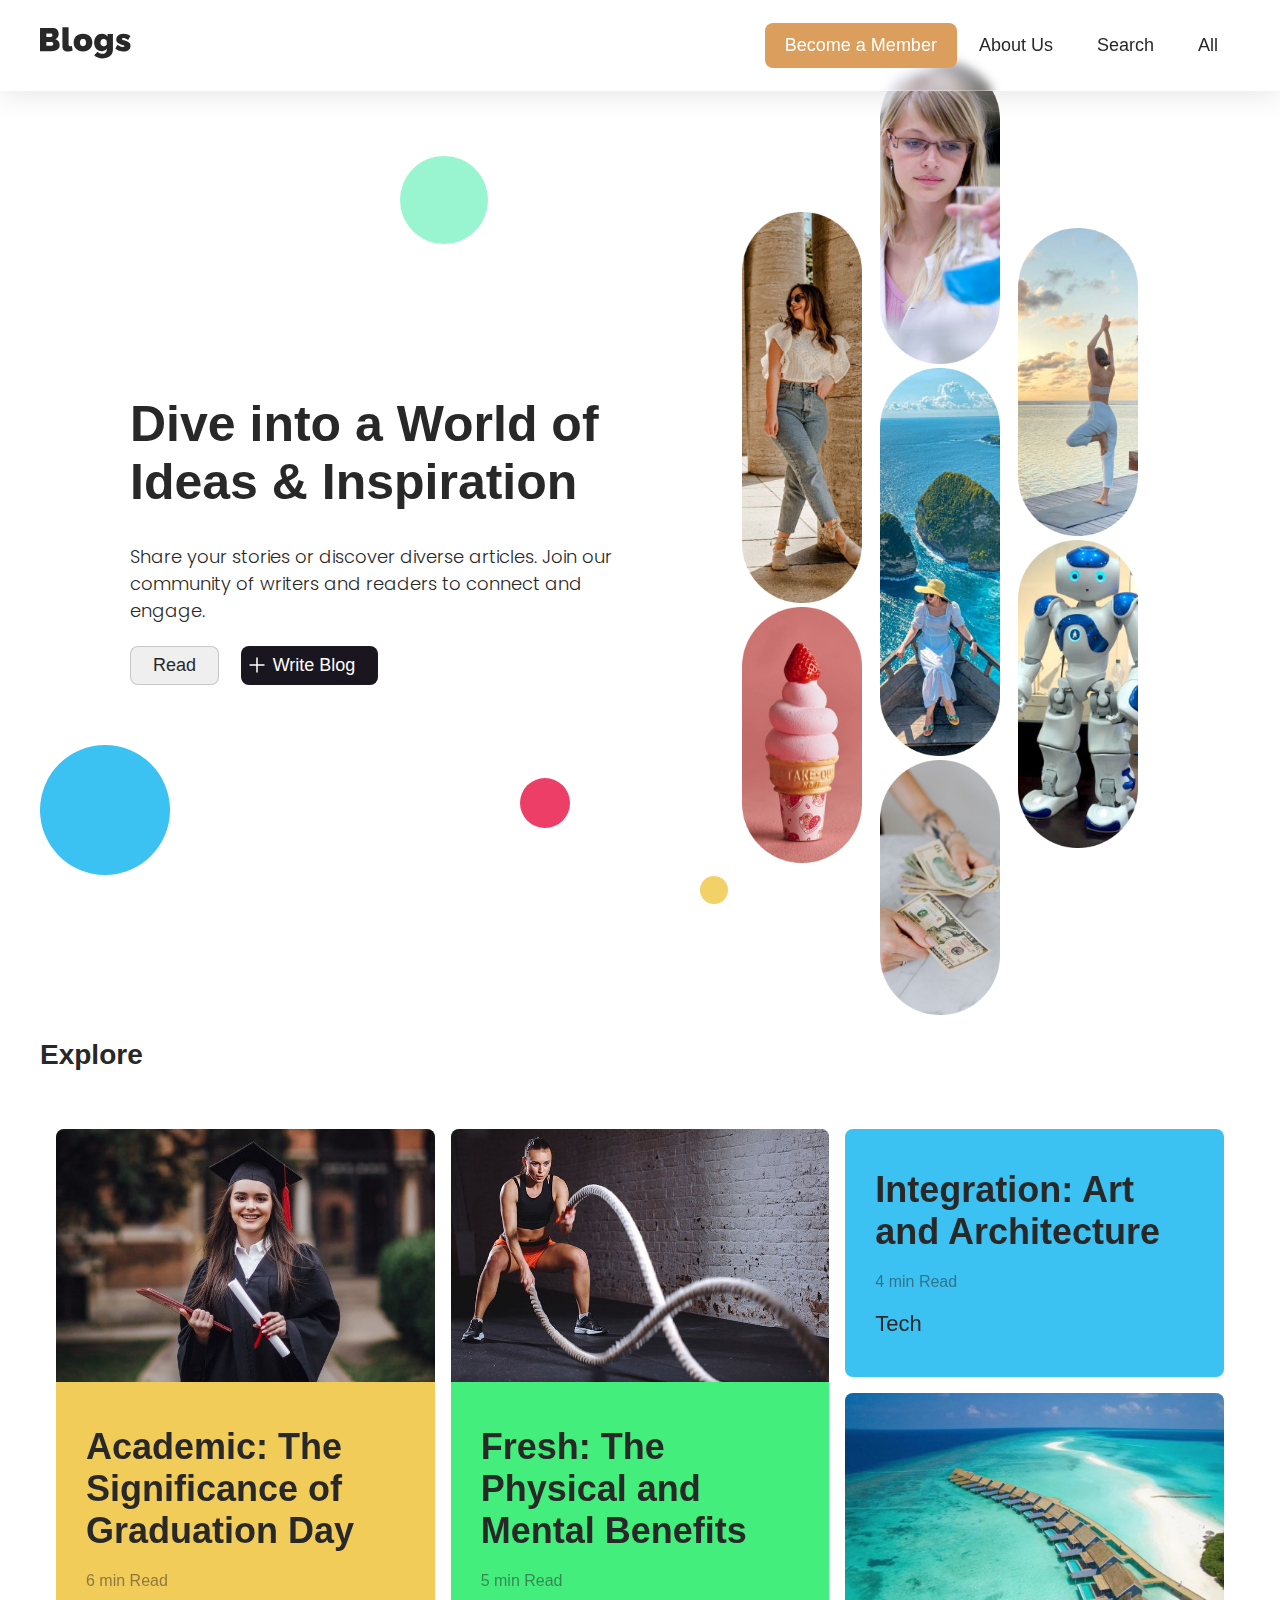
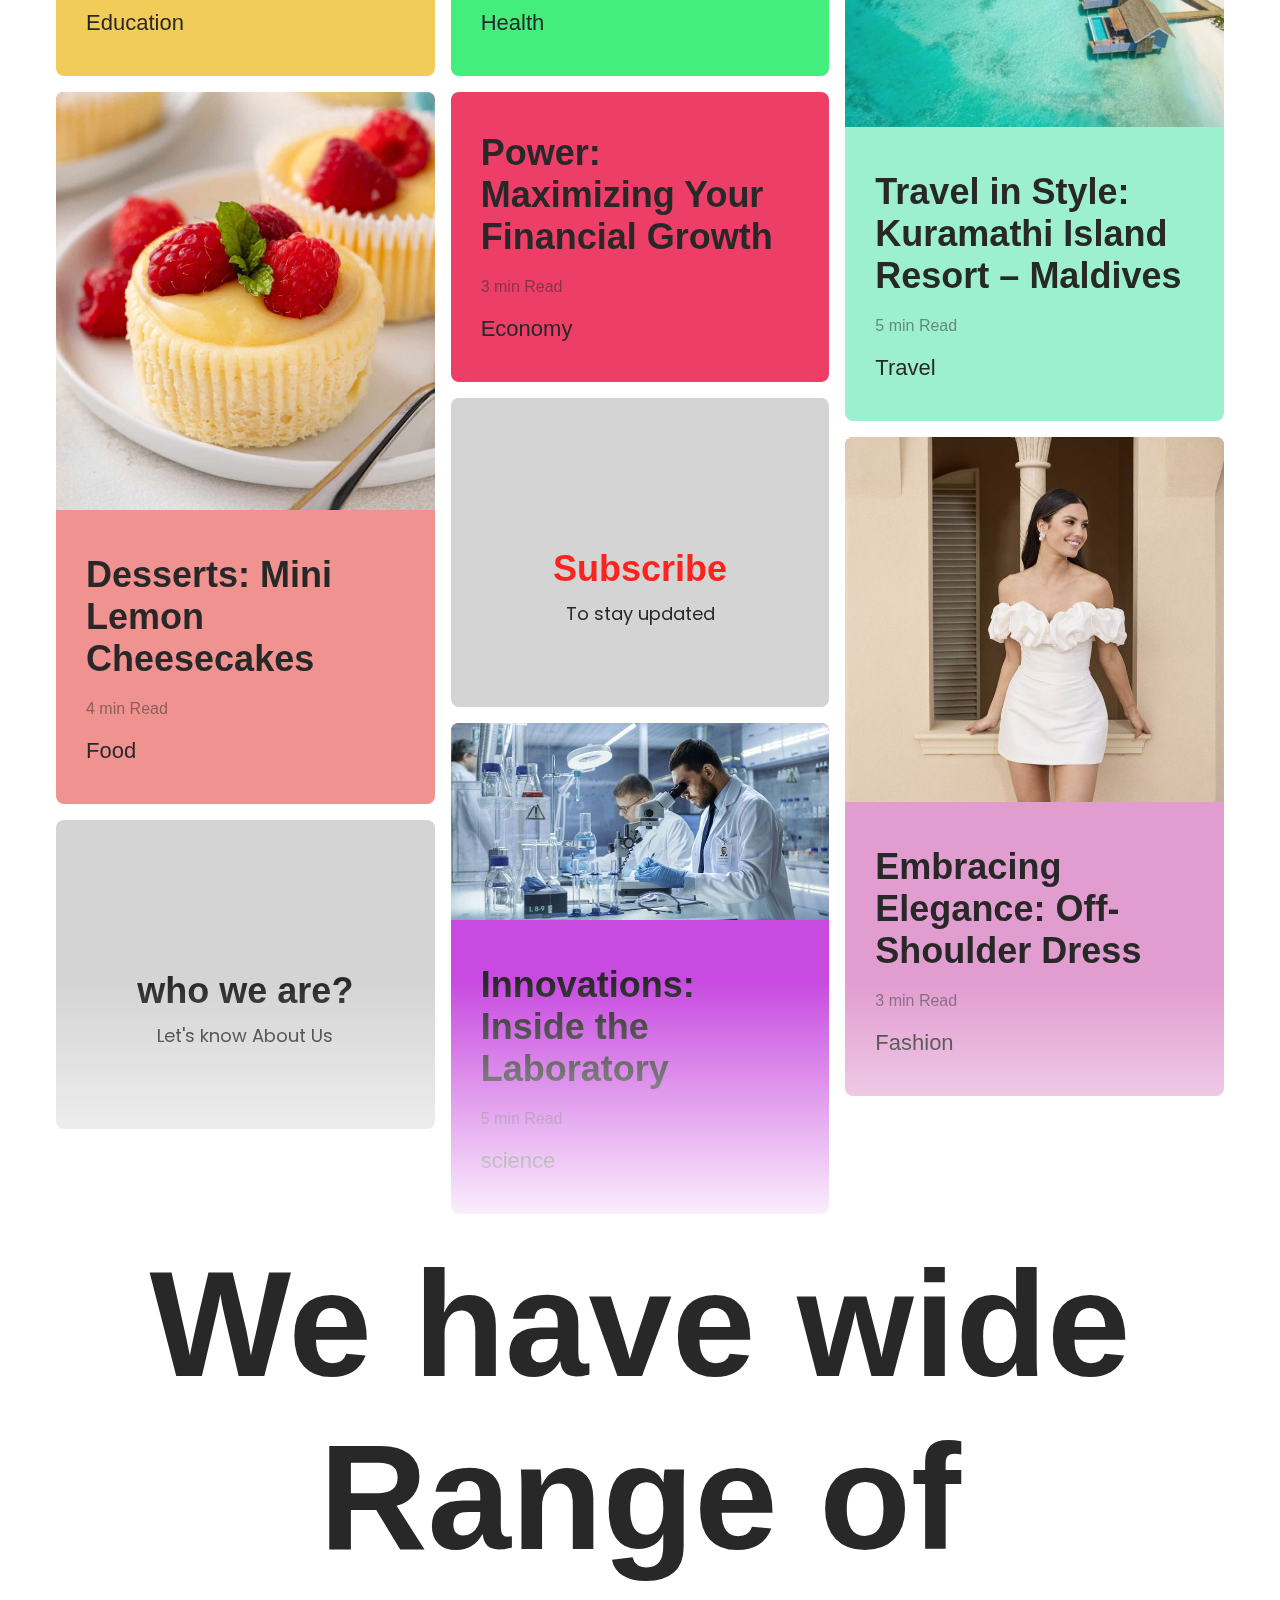
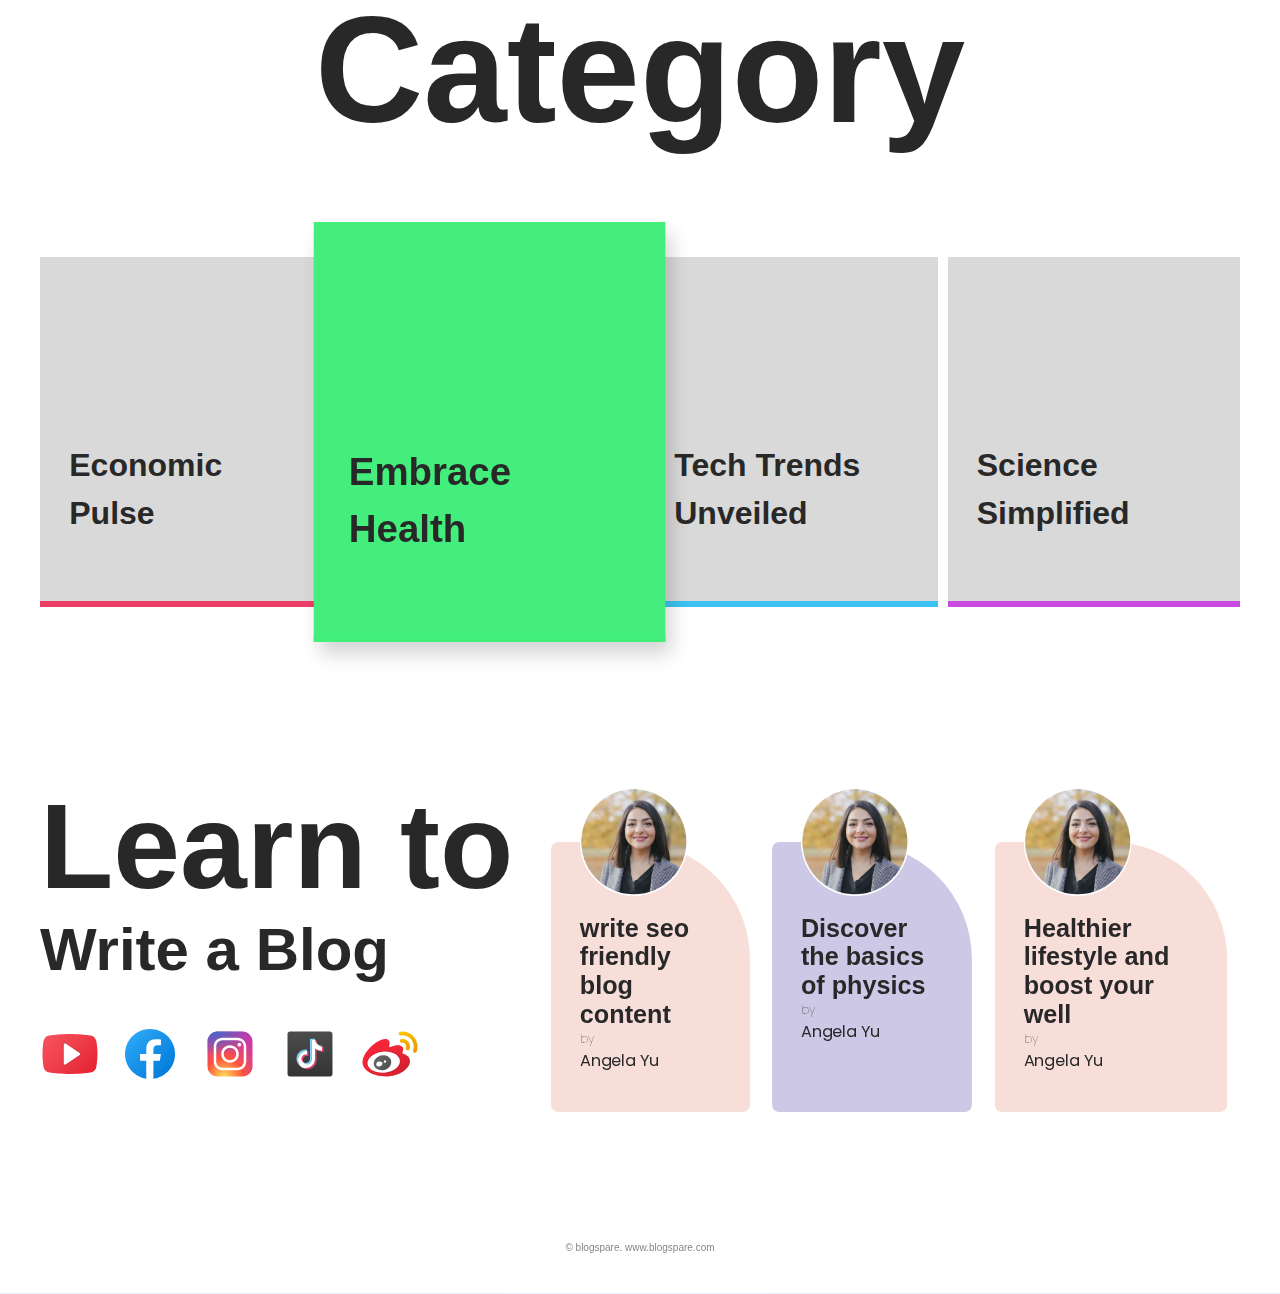
<file: index.html>
<!DOCTYPE html>
<html lang="en">

<head>
    <meta charset="UTF-8">
    <meta name="viewport" content="width=device-width, initial-scale=1.0">
    <title>Blogsphere</title>
    <link rel="stylesheet" href="./css/nav.css">
    <link rel="stylesheet" href="./css/main.css">
</head>

<body>
    <header>
        <nav>
            <section>
                <nav class="nav">
                    <div class="container navBox navBar">
                        <div>
                            <a href="./index.html">
                            <img src="./icon/Blogs.svg" alt="logo" height="32">
                        </a>
                        </div>

                        <div class="mobileChangeNav" id="mobileChangeNav">
                            <div class="closeBtn" onclick="closeBtn()">
                                <img src="./icon/close.svg" alt="close menu" height="22">
                            </div>

                            <ul >
                            
                                <li>
                                    <div class="navMemberBtn">Become a Member</div>
                                </li>
                                <li><a href="./aboutUs.html" class="navLink">About Us</a></li>
                                <li><a href="./search.html" class="navLink">Search</a></li>

                                <li><a href="#" class="navLink">All</a></li>
                            </ul>
                        </div>

                        <div class="mobileMenuBtn" id="mobileMenuBtn" onclick="openBtn()">
                            <img src="./icon/menu.svg" alt="menu" height="32">
                        </div>
                    </div>
                </nav>
            </section>
        </nav>

        <section class="container">
            <div class="heroContent">

                <div class="lightBlueDot"></div>
                <div class="blueDot">
                    <div class="blueDotImg"></div>
                </div>
                <div class="pinkDot"></div>
                <div class="yellowDot"></div>
                <div class="heroText">
                    <div>
                        <h1>
                            Dive into a World of Ideas & Inspiration
                        </h1>
                        <p>
                            Share your stories or discover diverse articles. Join our community of writers and readers
                            to connect and engage.
                        </p>

                        <div class="heroBtnBox">
                            <button class="heroBtn">Read</button>
                            <button class="heroBtn">Write Blog</button>
                        </div>
                    </div>
                </div>
                <div class="heroImgBox">
                    <div class="heroColumns">
                        <div>
                            <img src="./img/hero1.jpg" alt="" id="hero1">
                        </div>
                        <div>
                            <img src="./img/hero2.jpg" alt="" id="hero2">
                        </div>
                    </div>

                    <div class="heroColumns">
                        <div>
                            <img src="./img/hero3.jpg" alt="" id="hero3">
                        </div>
                        <div>
                            <img src="./img/hero4.jpg" alt="" id="hero4">
                        </div>
                        <div>
                            <img src="./img/hero5.jpg" alt="" id="hero5">
                        </div>
                    </div>

                    <div class="heroColumns mobileHiddenColumn">
                        <div>
                            <img src="./img/hero6.jpg" alt="" id="hero6">
                        </div>
                        <div>
                            <img src="./img/hero7.jpg" alt="" id="hero7">
                        </div>
                    </div>

                </div>
            </div>
        </section>
    </header>
    <section>
        <div class="container">
            <h3 class="subHeading">Explore</h3>
        </div>

        <section>
            <div class="blogGrid container">

                <!-- column one -->
                <div class="blogColumns">

                    <div class="blogCard educationCard">
                        <div class="fasioImg">
                            <img src="./img/education.jpg" alt="educatinImg" width="100%" >
                        </div>
                        <div class="blogCardText">
                            <h2>Academic: The Significance of Graduation Day</h2>
                            <p>6 min Read</p>
                            <h4>Education</h4>
                        </div>
                    </div>

                    <div class="blogCard foodCard">
                        <a href="./foodBlog.html" style="text-decoration: none;">
                        <div class="fasioImg">
                            <img src="./img/food.jpg" alt="foodImg" width="100%">
                        </div>
                        <div class="blogCardText">
                            <h2>Desserts: Mini Lemon Cheesecakes</h2>
                            <p>4 min Read</p>
                            <h4>Food</h4>
                        </div>
                    </a>
                    </div>
                    
                    <div class="blogCard blogAdds">
                        <div>
                            <h5>who we are?</h5>
                            <p>Let's know About Us</p>
                        </div>
                    </div>

                </div>

                <!-- column two -->
                <div class="blogColumns">

                    <div class="blogCard healthCard">
                        <div class="fasioImg">
                            <img src="./img/health.jpg" alt="healthImg" width="100%">
                        </div>
                        <div class="blogCardText">
                            <h2>Fresh: The Physical and Mental Benefits</h2>
                            <p>5 min Read</p>
                            <h4>Health</h4>
                        </div>
                    </div>

                    <div class="blogCard economyCard">
                        <div class="blogCardText">
                            <h2>Power: Maximizing Your Financial Growth</h2>
                            <p>3 min Read</p>
                            <h4>Economy</h4>
                        </div>
                    </div>
                    
                    <div class="blogCard blogAdds">
                        <div>
                            <h5 style="color: var(--red);">Subscribe</h5>
                            <p>To stay updated </p>
                        </div>
                    </div>

                    <div class="blogCard scienceCard">
                        <div class="fasioImg">
                            <img src="./img/science.jpg" alt="healthImg" width="100%">
                        </div>
                        <div class="blogCardText">
                            <h2>Innovations: Inside the Laboratory</h2>
                            <p>5 min Read</p>
                            <h4>science</h4>
                        </div>
                    </div>

                </div>


                <!-- column tree -->
                <div class="blogColumns">

                    <div class="blogCard techCard">
                        <div class="blogCardText">
                            <h2>Integration: Art and Architecture</h2>
                            <p>4 min Read</p>
                            <h4>Tech</h4>
                        </div>
                    </div>

                    <div class="blogCard travelCard">
                        <div class="fasioImg">
                            <img src="./img/travel.jpg" alt="travelImg" width="100%">
                        </div>
                        <div class="blogCardText">
                            <h2>Travel in Style: Kuramathi Island Resort – Maldives</h2>
                            <p>5 min Read</p>
                            <h4>Travel</h4>
                        </div>
                    </div>
                    
                    <div class="blogCard fashionCard">
                        <div class="fasionImg">
                            <img src="./img/fashionGirl.jpg" alt="fashionImg" width="100%">
                        </div>
                        <div class="blogCardText">
                            <h2>Embracing Elegance: Off-Shoulder Dress</h2>
                            <p>3 min Read</p>
                            <h4>Fashion</h4>
                        </div>
                    </div>

                </div>

            </div>
        </section>




    </section>


    <section>
        <div class="container bigAnimationTextBox" id="bigAnimationTextBox">
            <h2 class="bigAnimationText bigAnimationTextTop">We have wide </h2>
            <h2 class="bigAnimationText bigAnimationTextBottom">Range of Category</h2>
        </div>
    </section>

    <section class="container">
        <div class="categorySilderBox">

            <div class="categoryCard">
                <h4 class="categoryText">Economic Pulse</h4>
                <div class="categoryLine categoryLine1"></div>
            </div>

            <div class="categoryCard health">
                <h4 class="categoryText">Embrace Health</h4>
                <div class="categoryLine"></div>
            </div>

            <div class="categoryCard">
                <h4 class="categoryText">Tech Trends Unveiled</h4>
                <div class="categoryLine categoryLine2"></div>
            </div>

            <div class="categoryCard">
                <h4 class="categoryText">Science Simplified</h4>
                <div class="categoryLine categoryLine3"></div>
            </div>

        </div>
    </section>

    <section>
        <div class="learnContentBox container" style="margin-top: 120px;">
            <div>
                <h2>Learn to </h2>
                <h3>Write a Blog </h3>

                <div class="socialMediaBox">
                    <div><a href="/"><img src="./icon/yt.svg" alt="youtube" height="60" width="60"></a></div>
                    <div><a href="/"><img src="./icon/fb.svg" alt="facebook" height="60" width="60"></a></div>
                    <div><a href="/"><img src="./icon/insta.svg" alt="instergram" height="60" width="60"></a></div>
                    <div><a href="/"><img src="./icon/tikTok.svg" alt="tiktok" height="60" width="60"></a></div>
                    <div><a href="/"><img src="./icon/weibo.svg" alt="weibo" height="60" width="60"></a></div>
                </div>

            </div>
            <div>

                <div class="infoCard infoCard1">
                    <div class="infoImg">
                        <img src="./profile/img1.jpg" alt="user img" height="120">
                    </div>

                    <h3>write seo friendly blog content</h3>
                    <span>by</span>
                    <p>Angela Yu</p>
                </div>

                <div class="infoCard infoCard2">
                    <div class="infoImg">
                        <img src="./profile/img1.jpg" alt="user img" height="120">
                    </div>

                    <h3>Discover the basics of  physics</h3>
                    <span>by</span>
                    <p>Angela Yu</p>
                </div>

                <div class="infoCard infoCard3">
                    <div class="infoImg">
                        <img src="./profile/img1.jpg" alt="user img" height="120">
                    </div>

                    <h3>Healthier lifestyle and boost your well</h3>
                    <span>by</span>
                    <p>Angela Yu</p>
                </div>

            </div>
        </div>
    </section>

    <section>
        <div class="footerBox" style="margin-top: 100px;">
            <p>&copy; blogspare. www.blogspare.com</p>
        </div>
    </section>
    <script src="./js/nav.js"></script>
    <script src="./js/main.js"></script>
    <script src="./js/hero.js"></script>
</body>

</html>
</file>
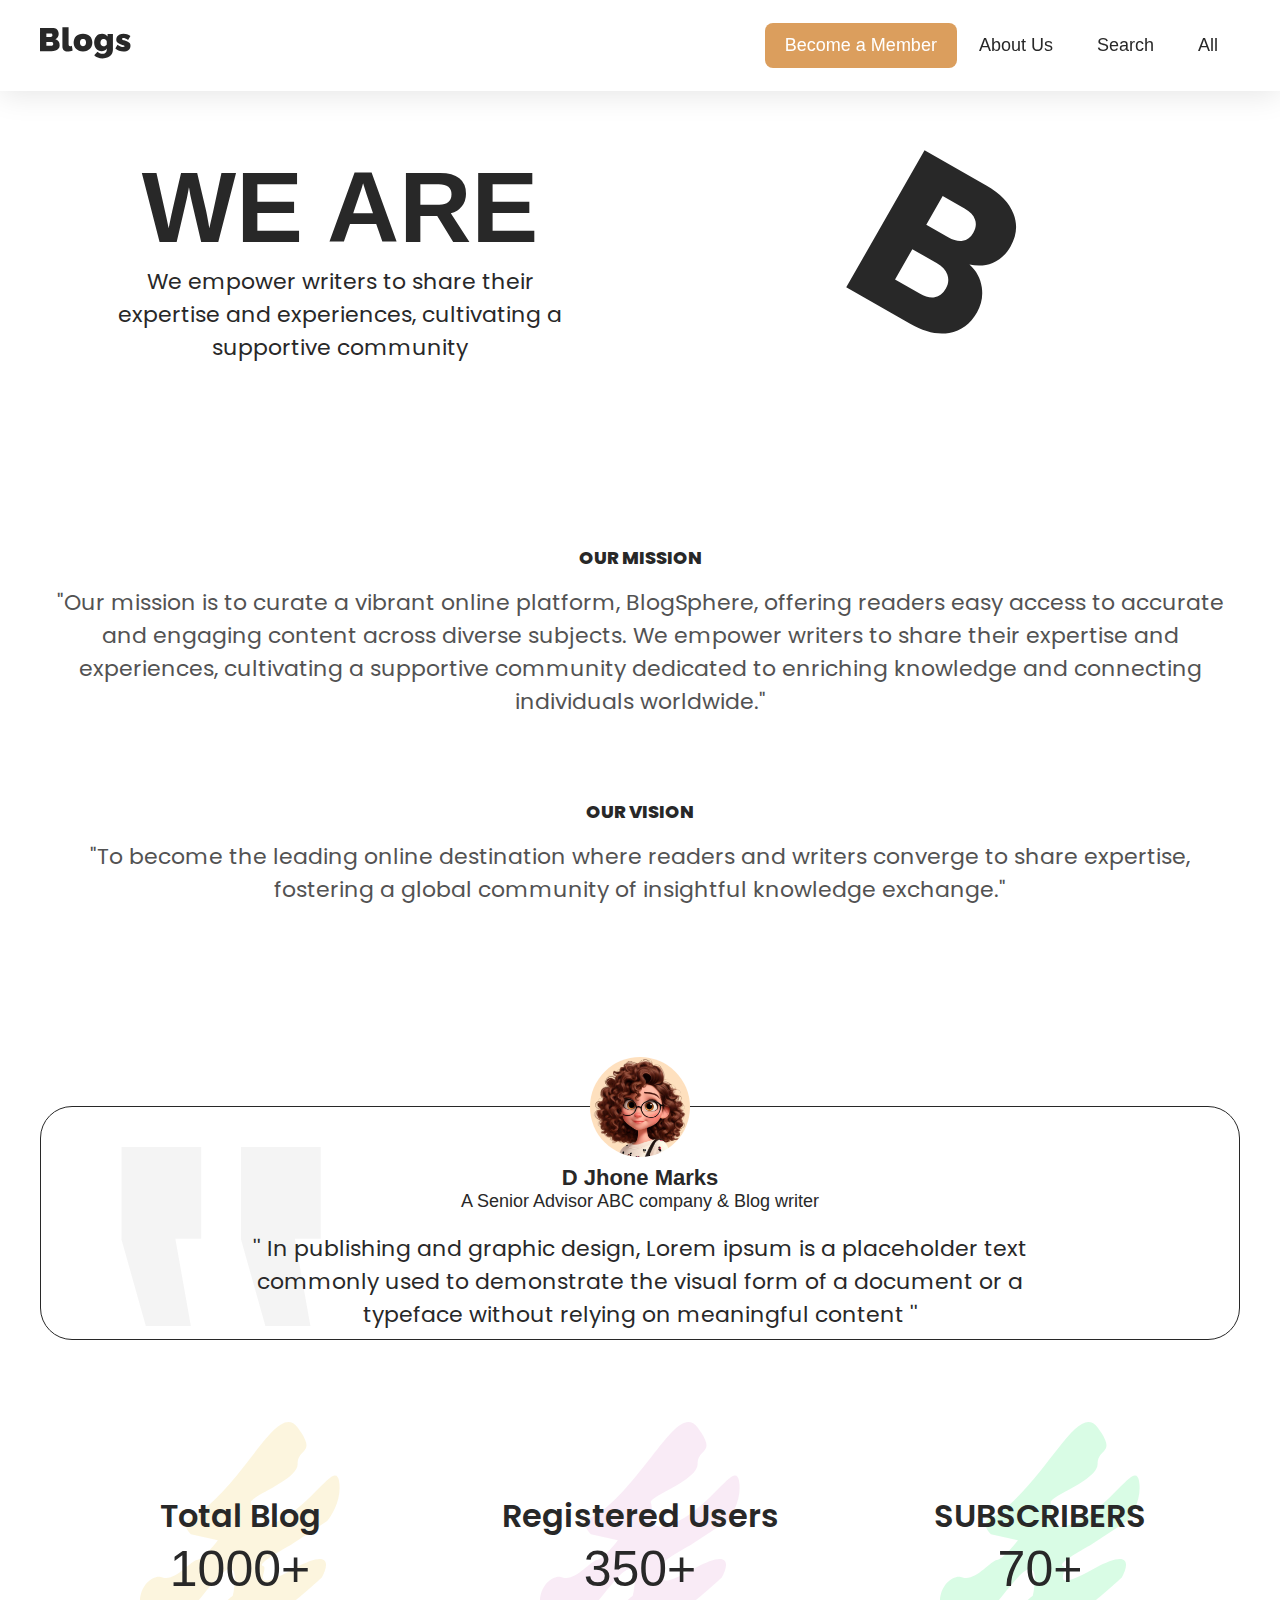
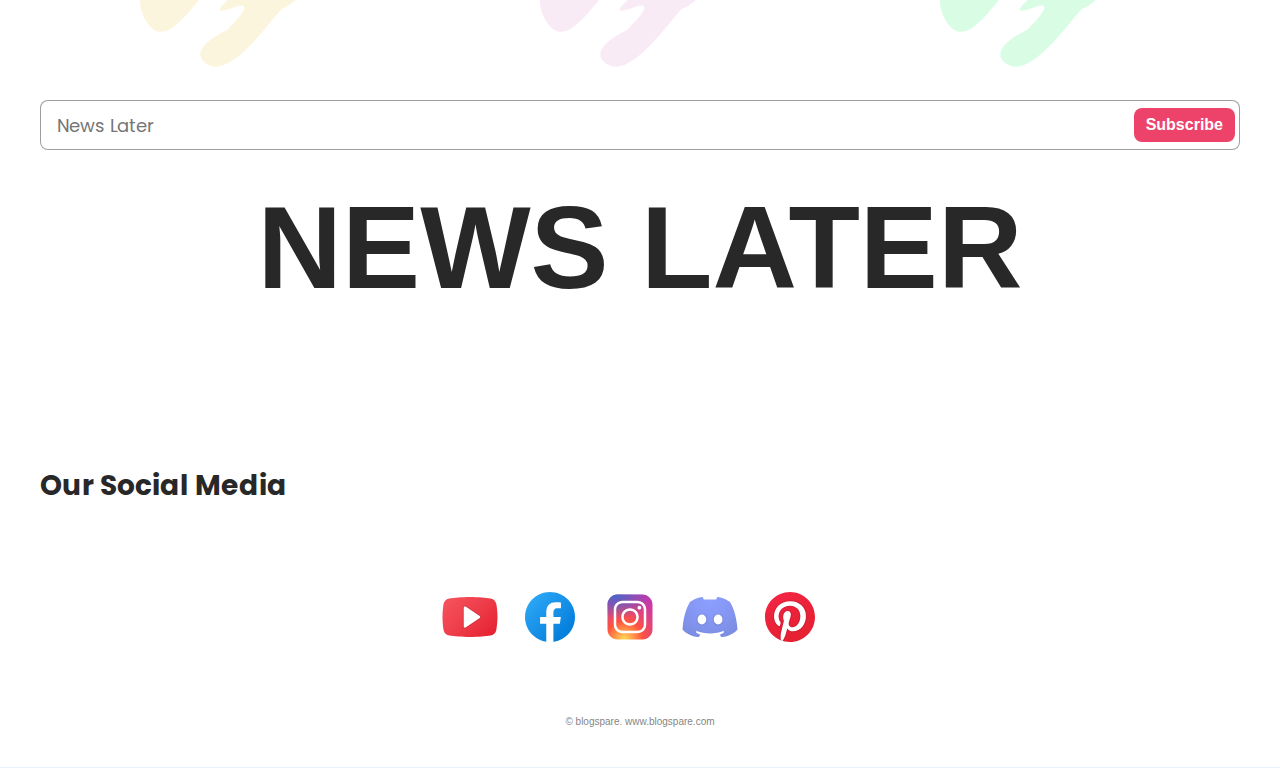
<file: aboutUs.html>
<!DOCTYPE html>
<html lang="en">
  <head>
    <meta charset="UTF-8" />
    <meta name="viewport" content="width=device-width, initial-scale=1.0" />
    <link rel="stylesheet" href="./css/main.css" />
    <link rel="stylesheet" href="./css/aboutUs.css" />
    <link rel="stylesheet" href="./css/nav.css">
    <title>About Us</title>
  </head>
  <body>
    <header>
        <nav>
            <section>
                <nav class="nav">
                    <div class="container navBox navBar">
                        <div>
                            <a href="./index.html">
                            <img src="./icon/Blogs.svg" alt="logo" height="32">
                        </a>
                        </div>

                        <div class="mobileChangeNav" id="mobileChangeNav">
                            <div class="closeBtn" onclick="closeBtn()">
                                <img src="./icon/close.svg" alt="close menu" height="22">
                            </div>
                            <ul>
                                <li>
                                    <div class="navMemberBtn">Become a Member</div>
                                </li>
                                <li><a href="./aboutUs.html" class="navLink">About Us</a></li>
                                <li><a href="./search.html" class="navLink">Search</a></li>
                                <li><a href="#" class="navLink">All</a></li>
                            </ul>
                        </div>

                        <div class="mobileMenuBtn" id="mobileMenuBtn" onclick="openBtn()">
                            <img src="./icon/menu.svg" alt="menu" height="32">
                        </div>
                    </div>
                </nav>
            </section>
        </nav>
    </header>
    <section style="margin-top: 150px;">
      <div class="container aboutUs">

        <div class="aboutUsStart">
            <div>
                <h2>WE ARE</h2>
            <p class="aboutusText">
              We empower writers to share their <br />expertise and experiences,
              cultivating a <br />supportive community
            </p>
            </div>
            <div class="logo"><img src="./Resources/logo-icon.svg" alt="" height="200px"></div>
        </div>

        <!-- vision & mission section -->
        <section>
            <div class="missionVisionBox" style="margin-top: 180px;">
                <h3 style="margin-bottom: 15px;">OUR MISSION</h3>
                <p class="mission">"Our mission is to curate a vibrant online platform, BlogSphere, 
                    offering readers easy access to accurate and engaging content across diverse subjects. 
                    We empower writers to share their expertise and experiences, cultivating a supportive community 
                    dedicated to enriching knowledge and connecting individuals worldwide."</p>

                <h3 style="margin-top: 80px; margin-bottom: 15px;" >OUR VISION</h3>
                <p class="vision">"To become the leading online destination where readers and writers converge to share expertise,
                    fostering a global community of insightful knowledge exchange."</p>
            </div>
        </section>

        <!-- user message section -->
        <section>
            <div class="userFeedbackBox">
                <div class="userImg">
                    <img src="./Resources/user.jpg" alt="" height="100px">
                </div>

                <h3>D Jhone Marks</h3>
                <h4>A Senior Advisor ABC company & Blog writer</h4>
                <p class="userMsg">'' In publishing and graphic design, Lorem ipsum is a  placeholder text commonly 
                used to demonstrate the visual form of a  document or a typeface without relying on meaningful content ''</p>
            </div>

            <!-- <div class="d-none">
              <div class="userFeedbackBox">
                <div class="userImg">
                    <img src="./Resources/user1.jpg" alt="" height="100px">
                </div>
  
                <h3>D Jhone Marks</h3>
                <h4>A Senior Advisor ABC company & Blog writer</h4>
                <p class="userMsg">'' In publishing and graphic design, Lorem ipsum is a  placeholder text commonly 
                used to demonstrate the visual form of a  document or a typeface without relying on meaningful content ''</p>
            </div>
  
            <div class="userFeedbackBox">
              <div class="userImg">
                  <img src="./Resources/user1.jpg" alt="" height="100px">
              </div>
  
              <h3>D Jhone Marks</h3>
              <h4>A Senior Advisor ABC company & Blog writer</h4>
              <p class="userMsg">'' In publishing and graphic design, Lorem ipsum is a  placeholder text commonly 
              used to demonstrate the visual form of a  document or a typeface without relying on meaningful content ''</p>
          </div>
          </div> -->

        </section>

        <!-- blogs users subscribers count section -->
        <section>
          <div class="blogCount">
            
            <div class="totalBlog blogCountCard">
              <div>
                <h3>Total Blog</h3>
              <p>1000+</p>
              </div>
            </div>

            <div class="regUsers blogCountCard">
              <div>
                <h3>Registered Users </h3>
              <p>350+</p>
              </div>
              
            </div>

            <div class="subscribers blogCountCard">
              <div>
                <h3>SUBSCRIBERS</h3>
              <p>70+</p>
              </div>
            </div>
          </div>
        </section>

        <div class="subscribeFeild">
          <input type="text" id="" placeholder="News Later" />
          <button class="subBtn">Subscribe</button>
        </div>

        <div class="newsLater">
          <h3>NEWS LATER</h3>
        </div>

        <section>
          <div class="socialMedias">
            <h3>Our Social Media</h3>

            <div class="socialMediaIcon">
              <div>
                <div><img src="./Resources/icons8-youtube(1) 1.svg" alt="" height="60px"></div>
              </div>
  
              <div>
                <div><img src="./Resources/icons8-facebook(3) 1.svg" alt="" height="60px"></div>
              </div>
  
              <div>
                <div><img src="./Resources/icons8-instagram 1.svg" alt="" height="60px"></div>
              </div>
  
              <div>
                <div><img src="./Resources/discord.svg" alt="" height="60px"></div>
              </div>
  
              <div>
                <div><img src="./Resources/icons8-pinterest (1).svg" alt="" height="60px"></div>
              </div>

            </div>

          </div>
        </section>
        
      </div>
    </section>

    <section>
        <div class="footerBox">
            <p>&copy; blogspare. www.blogspare.com</p>
        </div>
    </section>
    <script src="./js/nav.js"></script>
  </body>
</html>
</file>
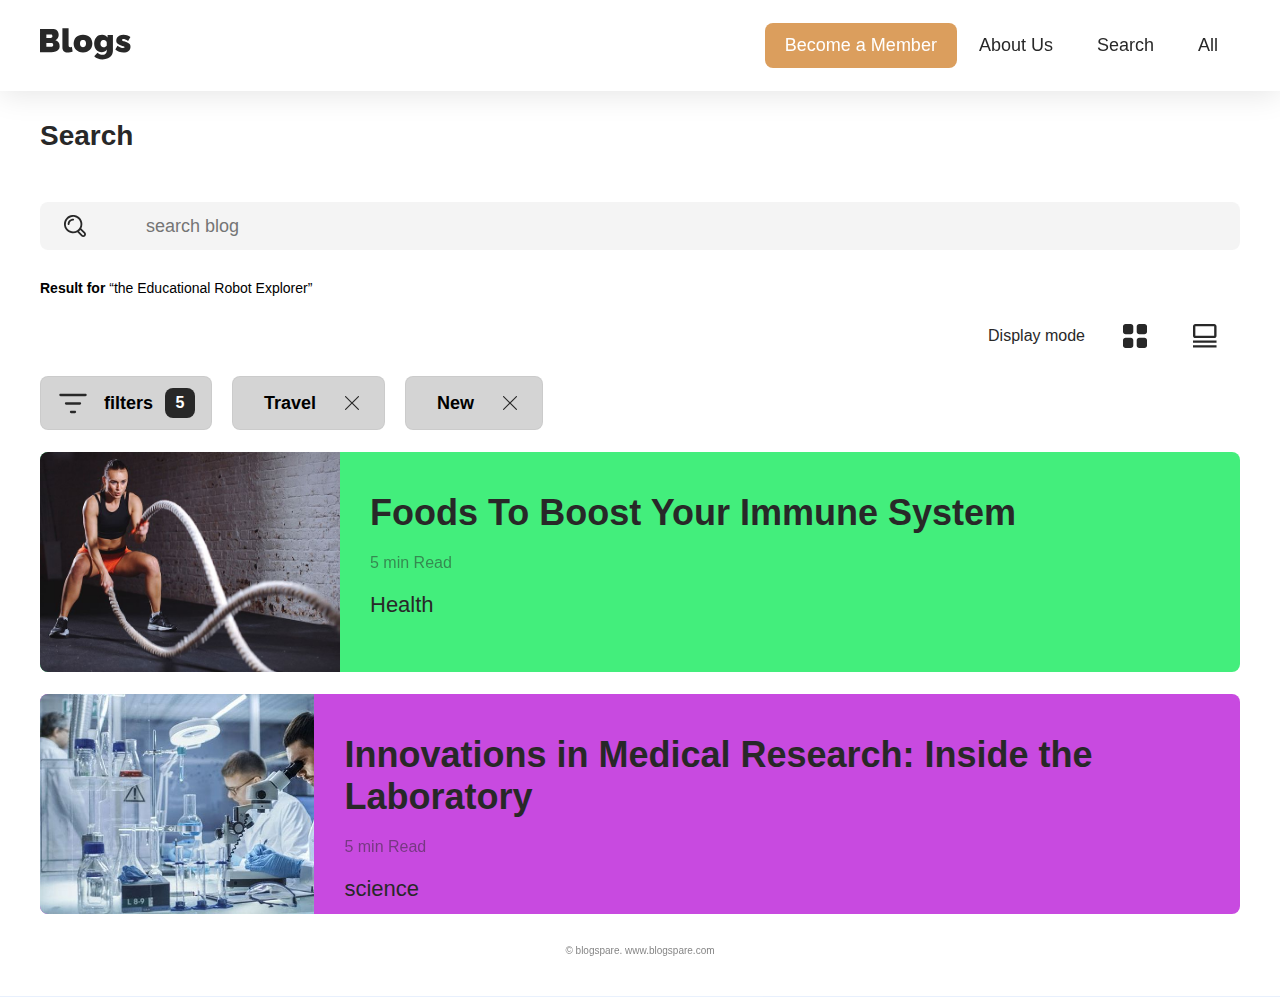
<file: blogList.html>
<!DOCTYPE html>
<html lang="en">

<head>
    <meta charset="UTF-8">
    <meta name="viewport" content="width=device-width, initial-scale=1.0">
    <title>Search</title>
    <link rel="stylesheet" href="./css/nav.css">
    <link rel="stylesheet" href="./css/main.css">
</head>

<body>
    <header>
        <nav>
            <section>
                <nav class="nav">
                    <div class="container navBox navBar">
                        <div>
                            <img src="./icon/Blogs.svg" alt="logo" height="32" >
                        </div>
        
                        <div class="mobileChangeNav" id="mobileChangeNav">
                            <div class="closeBtn" onclick="closeBtn()">
                                <img src="./icon/close.svg" alt="close menu" height="22">
                            </div>
                            <ul >
                                <li><div class="navMemberBtn">Become a Member</div></li>
                                <li><a href="#" class="navLink">About Us</a></li>
                                <li><a href="#" class="navLink">Search</a></li>
                                <li><a href="#" class="navLink">All</a></li>
                            </ul>
                        </div>
        
                        <div class="mobileMenuBtn" id="mobileMenuBtn" onclick="openBtn()">
                            <img src="./icon/menu.svg" alt="menu" height="32">
                        </div>
                    </div>
                </nav>
            </section>
        </nav>
    </header>

    <section style="margin-top: 120px;">
        <div class="container">
            <h3 class="subHeading">Search</h3>
        </div>
    </section>

    <section>

        <div class="container blogSearchBox">
            <input type="text" class="blogSearch" placeholder="  search blog">
        </div>

        <div class="container blogResult">
            <p><span>Result for </span> “the Educational Robot Explorer”</p>
        </div>

        <div class="blogDisplayChange container">
            <div>
                <div>
                    <p>Display mode</p>
                </div>
                <div class="blogGrid">
                    <img src="./icon/blogGrid.svg" alt="grid view" height="24" width="24">
                </div>
                <div class="blogList">
                    <img src="./icon/blogList.svg" alt="grid List" height="24" width="24">
                </div>
            </div>
        </div>

        <div class="container searchFilterBox">

            <div class="searchFilter">
                <img src="./icon/btnFilter.svg" alt="Filter" height="32" width="32">
                <span>filters</span>
                <div class="filterCount">5</div>
            </div>

            <div class="searchFilter">
                <span>Travel</span>
                <div class="closeFilter"><img src="./icon/close.svg" alt="close" height="14" width="14"></div>
            </div>

            <div class="searchFilter">
                <span>New</span>
                <div class="closeFilter"><img src="./icon/close.svg" alt="close" height="14" width="14"></div>
            </div>
        </div>

    </section>

    <section>
        <div class="container listBlog">

            <div class="blogCard healthCard blogImgBox">
                <div class="fasioImg listImgBox">
                    <img src="./img/health.jpg" alt="fasioImg" >
                </div>
                <div class="blogCardText">
                    <h2>Foods To Boost Your Immune System</h2>
                    <p>5 min Read</p>
                    <h4>Health</h4>
                </div>
            </div>

            <div class="blogCard scienceCard blogImgBox">
                <div class="fasioImg listImgBox">
                    <img src="./img/science.jpg" alt="fasioImg" >
                </div>
                <div class="blogCardText">
                    <h2>Innovations in Medical Research: Inside the Laboratory</h2>
                    <p>5 min Read</p>
                    <h4>science</h4>
                </div>
            </div>

        </div>
    </section>

    <section>
        <div class="footerBox">
            <p>&copy; blogspare. www.blogspare.com</p>
        </div>
    </section>
    <script src="./js/nav.js"></script>
</body>

</html>
</file>
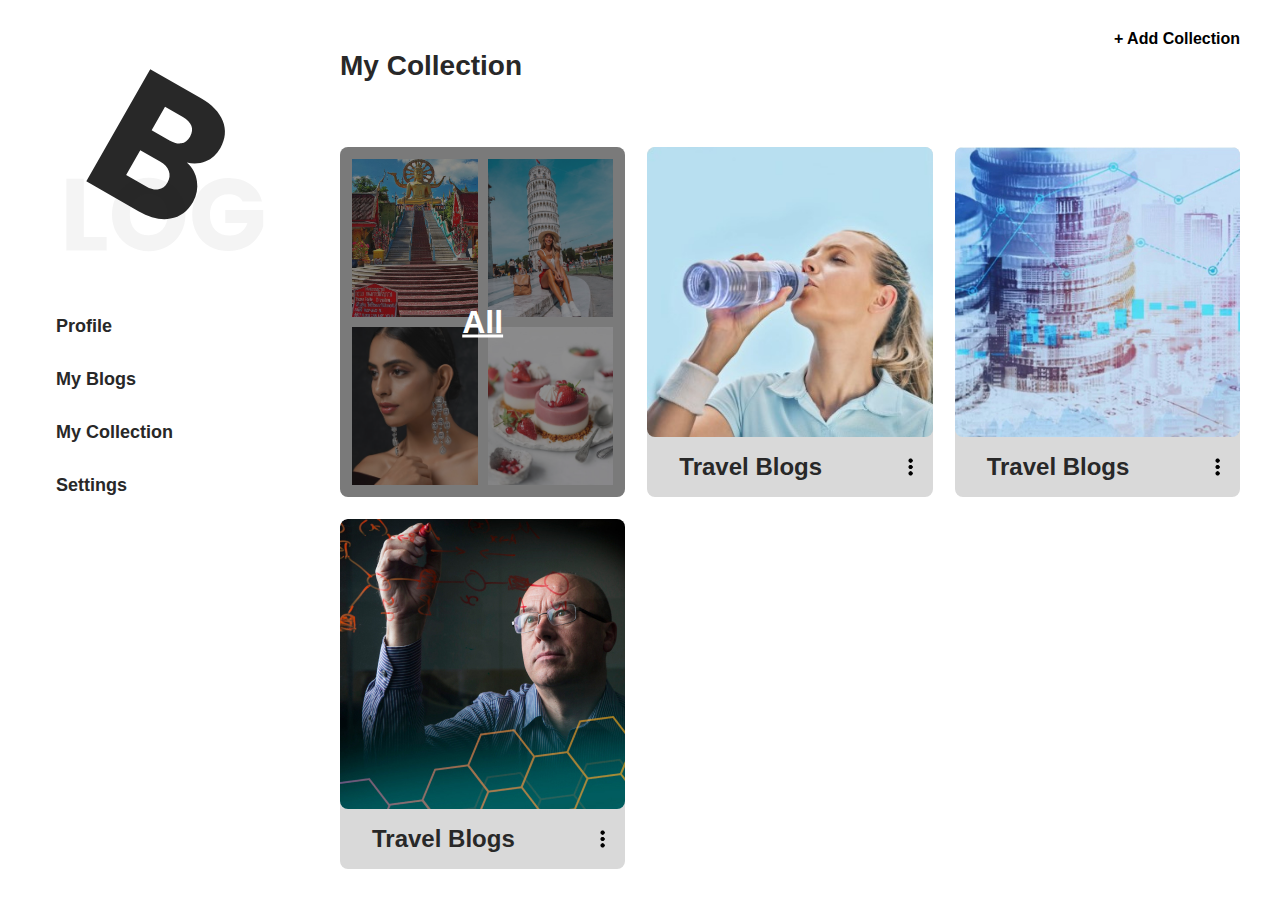
<file: collection.html>
<!DOCTYPE html>
<html lang="en">

<head>
    <meta charset="UTF-8">
    <meta name="viewport" content="width=device-width, initial-scale=1.0">
    <title>Profile</title>
    <link rel="stylesheet" href="./css/main.css">
    <link rel="stylesheet" href="css/collection.css">
</head>

<body>

    <section>
        <div class="container collection">
            <div class="navv">
                <div class="logoBox" style="height: 300px;">
                    <img src="./icon/logo.svg" alt="logo" height="100%">
                </div>
                <div>
                    <div class="optBox">
                        <a href="./profile.html">
                        <h5>Profile </h5>
                    </a>
                    </div>
                    <div class="optBox">
                        <a href="./myBlog.html">
                        <h5>My Blogs </h5>
                    </a>
                    </div>
                    <div class="optBox">
                        <a href="./myCollection.html">
                        <h5>My Collection </h5>
                    </a>
                    </div>
                    <div class="optBox">
                        <a href="./profileSettings.html">
                        <h5>Settings </h5>
                    </a>
                    </div>
                </div>
            </div>
            
            <div class="collectionbody">
                <div class="collectionhead">
                    <div>
                        <h4 class="cl1 subHeading">My Collection</h4>       
                    </div>

                    <div class="addcollection">
                        <a href="" class="add1"><h4 >+ Add Collection</h4></a>
                    </div>
                </div>
                

                <div class="collectioncart">

                    <div class="collectionSlider collectionSlider1 allCollection" >
                        <div></div>
                        <div></div>
                        <div></div>
                        <div></div>
                        <h2 class="allTxt">All</h2>
                       </div>

                    <div class="collectionSlider1">
                        <div class="collectionImg collectionImgTravel">
                        </div>
                        <div class="collotionTextBox">
                            <h2>Travel Blogs</h2>
                            <div class="dots3"><img src="./icon/3dots.png" alt="" height="32"></div>
                        </div>
                    </div>

                    <div class="collectionSlider1">
                        <div class="collectionImg " style="background: url(./img/economyImg.jpg);">
              
                        </div>
                        <div class="collotionTextBox">
                            <h2>Travel Blogs</h2>
                            <div class="dots3"><img src="./icon/3dots.png" alt="" height="32"></div>
                        </div>
                    </div>

                    <div class="collectionSlider1">
                        <div class="collectionImg " style="background: url(./img/scienceImg.jpg);">
                
                        </div>
                        <div class="collotionTextBox">
                            <h2>Travel Blogs</h2>

                            <div class="dots3"><img src="./icon/3dots.png" alt="" height="32"></div>
                        </div>
                    </div>

                </div>
            </div>
       
        </div>
    </section>

</body>

</html>
</file>
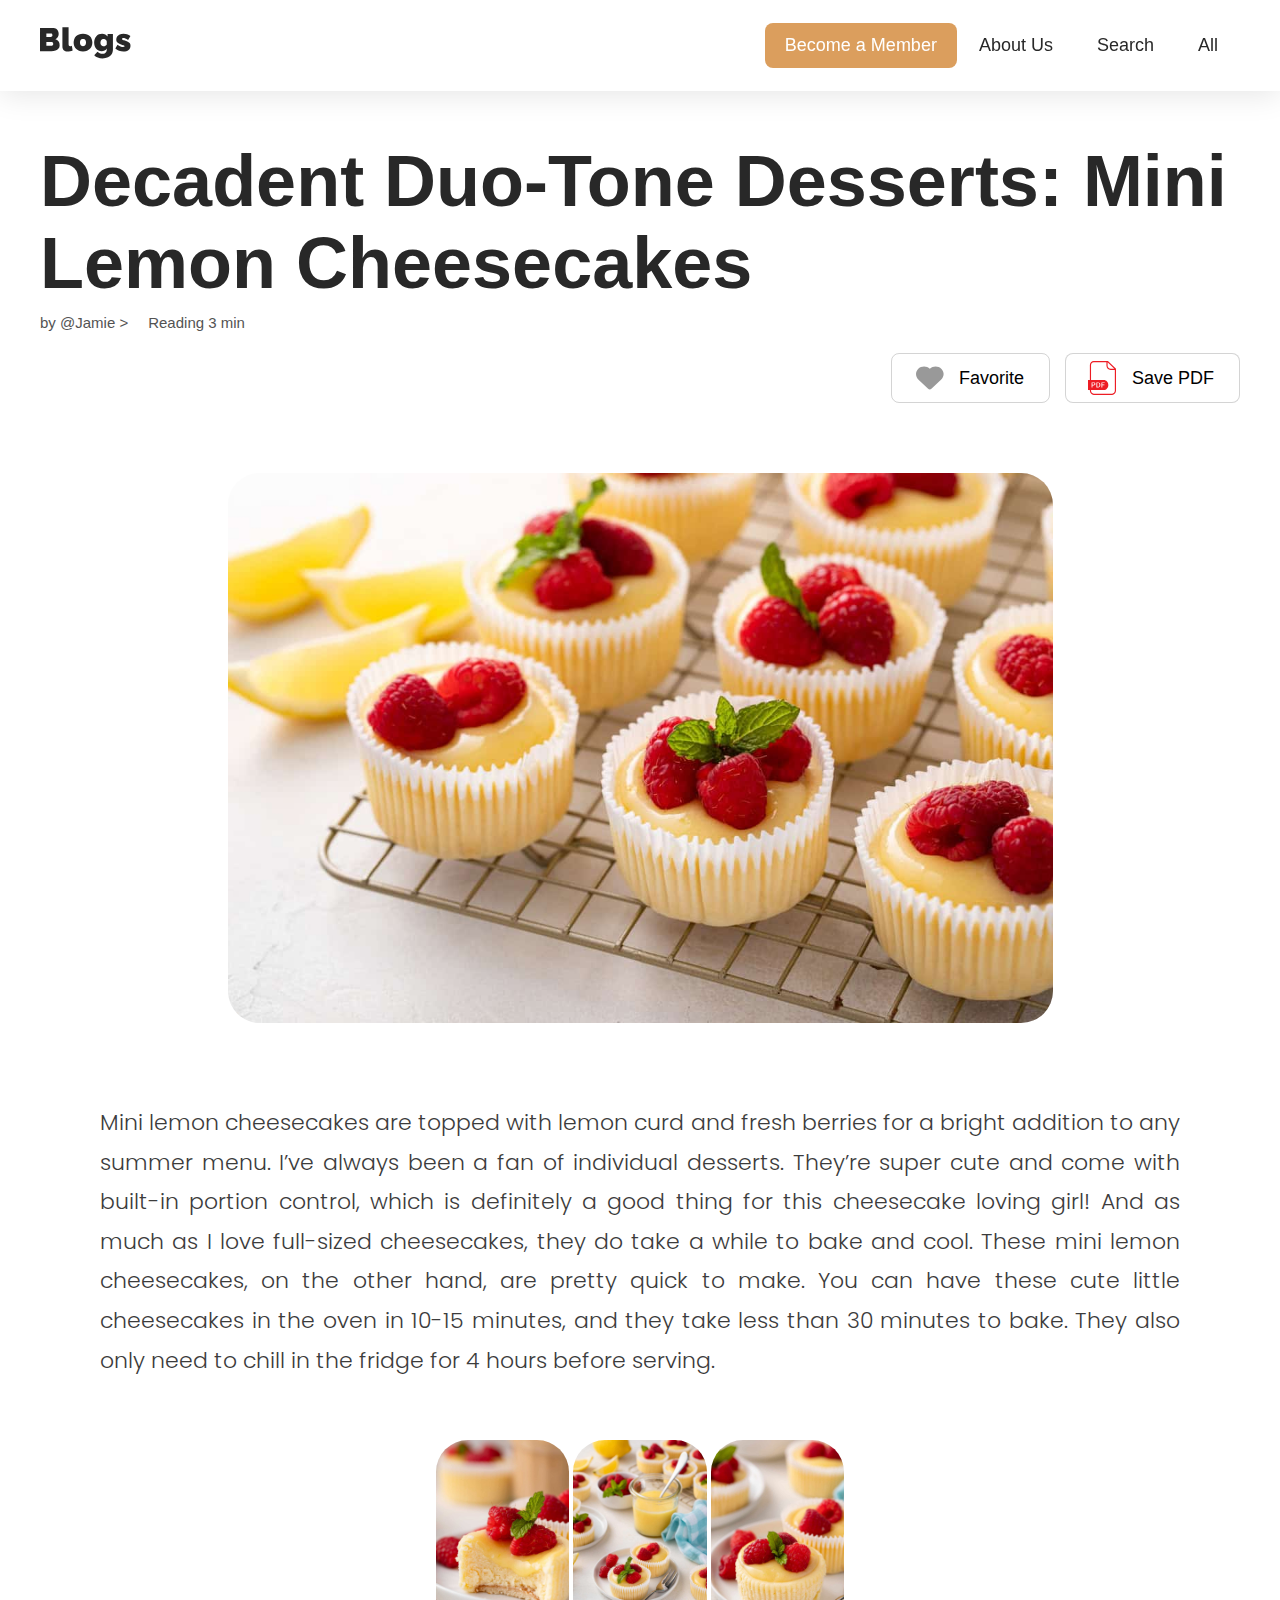
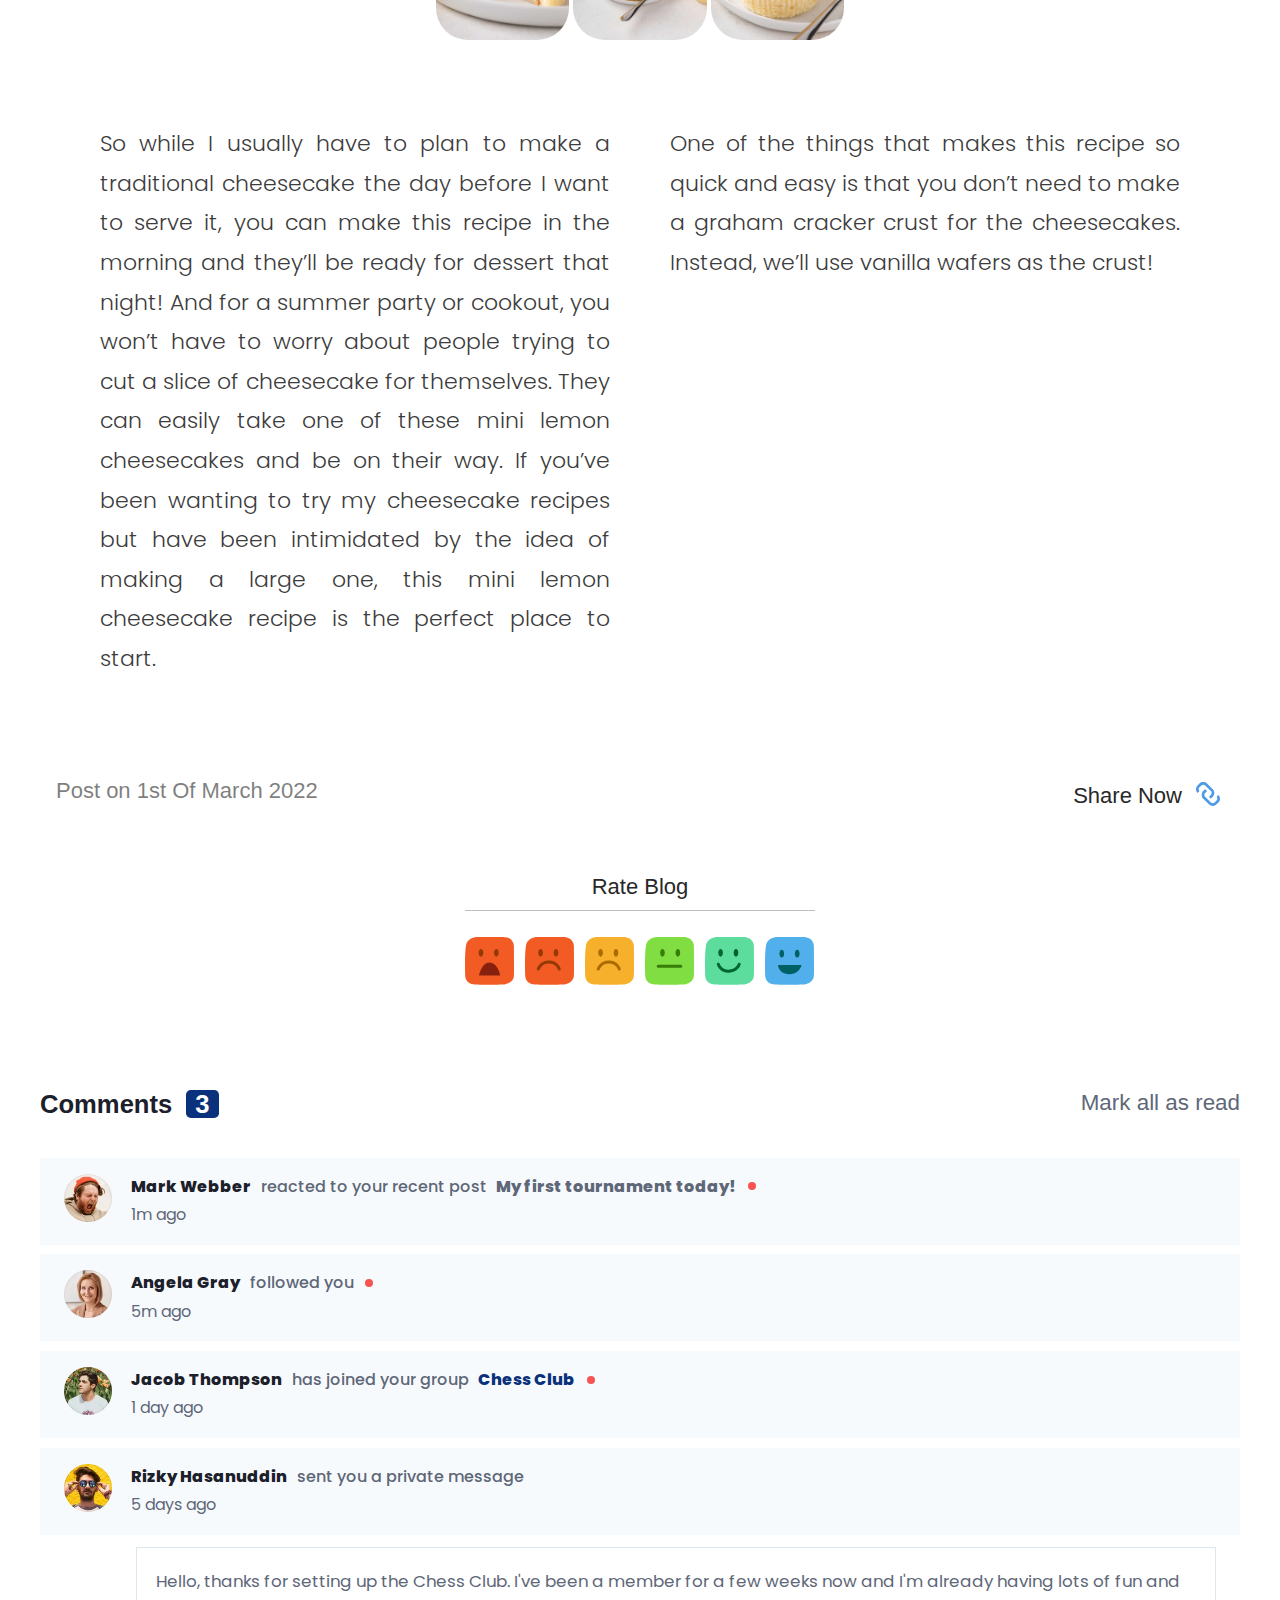
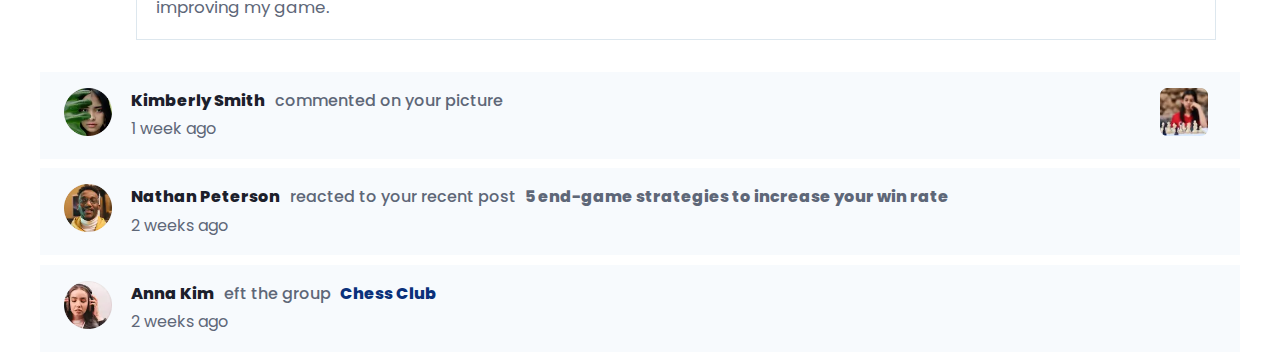
<file: foodBlog.html>
<!DOCTYPE html>
<html lang="en">

<head>
  <meta charset="UTF-8" />
  <meta name="viewport" content="width=device-width, initial-scale=1.0" />
  <link rel="stylesheet" href="./css/nav.css">
  <link rel="stylesheet" href="./css/main.css" />
  <title>singleBlog</title>
</head>

<body>

  <header>
    <nav>
      <section>
          <nav class="nav">
              <div class="container navBox navBar">
                  <div>
                    <a href="./index.html">
                      <img src="./icon/Blogs.svg" alt="logo" height="32" >
                    </a>
                  </div>
  
                  <div class="mobileChangeNav" id="mobileChangeNav">
                      <div class="closeBtn" onclick="closeBtn()">
                          <img src="./icon/close.svg" alt="close menu" height="22">
                      </div>
                      <ul >
                          <li><div class="navMemberBtn">Become a Member</div></li>
                          <li><a href="#" class="navLink">About Us</a></li>
                          <li><a href="#" class="navLink">Search</a></li>
                          <li><a href="#" class="navLink">All</a></li>
                      </ul>
                  </div>
  
                  <div class="mobileMenuBtn" id="mobileMenuBtn" onclick="openBtn()">
                      <img src="./icon/menu.svg" alt="menu" height="32">
                  </div>
              </div>
          </nav>
      </section>
  </nav>
  </header>

  <section>
    <div class="container singleBlog">
      <div class="blogTopic">
        <h1>Decadent Duo-Tone Desserts: Mini Lemon Cheesecakes</h1>
      </div>
      <div class="blogInfoBox">
        <p>
          <span>by @Jamie <span style="margin-right: 20px">></span></span><span>Reading 3 min</span>
        </p>
      </div>

      <div class="optionBtn">
        <button class="favBtn" id="favBtn">
          <img src="./Resources/blackHeart.svg" alt="" height="28px" width="28px"  id="heartImg"/><span>Favorite </span>
        </button>
        <button class="pdfBtn"><span>Save PDF</span></button>
      </div>

      <div class="blogImgBox">
        <img class="" src="./Resources/FoodBlogImg/foodImg1.jpg" alt="" height="550px" />
      </div>

      <div class="blogContent">
        <p>
            Mini lemon cheesecakes are topped with lemon curd and fresh berries for a bright addition to any summer menu.
            I’ve always been a fan of individual desserts. They’re super cute and come with built-in portion control,
             which is definitely a good thing for this cheesecake loving girl! And as much as I love full-sized cheesecakes,
              they do take a while to bake and cool. These mini lemon cheesecakes, on the other hand, are pretty quick to make.

            You can have these cute little cheesecakes in the oven in 10-15 minutes, and they take less than 30 minutes to bake.
            They also only need to chill in the fridge for 4 hours before serving.
        </p>
      </div>

      <div class="imgSection">
        <img class="img1" src="./Resources/FoodBlogImg/foodImg2.jpg" alt="" height="200px" />
        <img class="img2" src="./Resources/FoodBlogImg/foodImg3.jpg" alt="" height="200px" />
        <img class="img3" src="./Resources/FoodBlogImg/foodImg4.jpg" alt="" height="200px" />
      </div>

      <div class="otherContent blogContent">
        <div>
          <p>
            So while I usually have to plan to make a traditional cheesecake the day before I want to serve it, 
            you can make this recipe in the morning and they’ll be ready for dessert that night!

            And for a summer party or cookout, you won’t have to worry about people trying to cut a slice of cheesecake 
            for themselves. They can easily take one of these mini lemon cheesecakes and be on their way.

            If you’ve been wanting to try my cheesecake recipes but have been intimidated by the idea of making a large one,
             this mini lemon cheesecake recipe is the perfect place to start. 

          </p>
        </div>
        <div>
          <p>
            One of the things that makes this recipe so quick and easy is that you don’t 
            need to make a graham cracker crust for the cheesecakes. Instead, we’ll use vanilla wafers as the crust!
          </p>
        </div>
      </div>

      <div class="blogEndRow container">
        <div class="postDate">
          <p style="font-size: 22px; opacity: 0.5;">Post on 1st Of March 2022</p>
        </div>

        <div class="shareLink">
          <div>
            <a href="" style="text-decoration: none; font-size: 22px; color: #282828;">Share Now</a>
          </div>
          <div>
            <img src="./Resources/shareLink_icon.svg" alt="" height="32px" width="32px" style="margin-left: 10px;">

          </div>
        </div>
      </div>

      <div class="feedbackSection">
        <h3>Rate Blog</h3>
        <div class="boxLineDiv"></div>
        <div class="feedbackImg">
          <div>
            <img src="./Resources/feedbackImg6.svg" alt="" width="50x" height="50px" />
          </div>
          <div>
            <img src="./Resources/feedbackImg1.svg" alt="" width="50x" height="50px" />
          </div>
          <div>
            <img src="./Resources/feedbackImg2.svg" alt="" width="50x" height="50px" />
          </div>
          <div>
            <img src="./Resources/feedbackImg3.svg" alt="" width="50x" height="50px" />
          </div>
          <div>
            <img src="./Resources/feedbackImg4.svg" alt="" width="50x" height="50px" />
          </div>
          <div>
            <img src="./Resources/feedbackImg5.svg" alt="" width="50x" height="50px" />
          </div>
        </div>
      </div>
    </div>
  </section>

  <section class="commentSection">
    <div class="container">
      <div class="commentHeader">
        <h1>Comments <span class="notification">3</span></h1>
        <h2>Mark all as read</h2>
      </div>
      <div class="commentBox">
        <div class="msg-box">
          <div>
            <img
              src="./Resources/users/avatar-mark-webber.webp"
              alt="Mark Webber"
            />
          </div>
          <div>
            <h3>
              <span class="name">Mark Webber</span> reacted to your recent post
              <span>My first tournament today!</span>
              <div class="dot"></div>
            </h3>
            <span>1m ago</span>
          </div>
        </div>

        <div class="msg-box">
          <div>
            <img
              src="./Resources/users/avatar-angela-gray.webp"
              alt="Angela Gray"
            />
          </div>
          <div>
            <h3>
              <span class="name">Angela Gray </span>followed you
              <div class="dot"></div>
            </h3>
            <span>5m ago</span>
          </div>
        </div>

        <div class="msg-box">
          <div>
            <img
              src="./Resources/users//avatar-jacob-thompson.webp"
              alt="Jacob Thompson"
            />
          </div>
          <div>
            <h3>
              <span class="name">Jacob Thompson</span> has joined your group
              <span class="club">Chess Club</span>
              <div class="dot"></div>
            </h3>
            <span> 1 day ago</span>
          </div>
        </div>

        <div class="msg-box" id="show-msg">
          <div>
            <img
              src="./Resources/users//avatar-rizky-hasanuddin.webp"
              alt="Rizky Hasanuddin"
            />
          </div>
          <div>
            <h3><span class="name">Rizky Hasanuddin</span> sent you a private message</h3>
            <span>5 days ago</span>
          </div>
        </div>
        <p id="new-msg">
          Hello, thanks for setting up the Chess Club. I've been a member for a
          few weeks now and I'm already having lots of fun and improving my
          game.
        </p>

        <div class="msg-box">
          <div>
            <img
              src="./Resources/users//avatar-kimberly-smith.webp"
              alt="Kimberly Smith"
            />
          </div>
          <div>
            <h3><span class="name">Kimberly Smith</span> commented on your picture</h3>
            <span> 1 week ago</span>
          </div>
          <div>
            <img
              src="./Resources/users//image-chess.webp"
              alt=""
              class="chess-img"
            />
          </div>
        </div>

        <div class="msg-box">
          <div>
            <img
              src="./Resources/users/avatar-nathan-peterson.webp"
              alt="Nathan Peterson"
            />
          </div>
          <div>
            <h3>
              <span class="name">Nathan Peterson</span> reacted to your recent post
              <span>5 end-game strategies to increase your win rate</span>
            </h3>
            <span> 2 weeks ago</span>
          </div>
        </div>

        <div class="msg-box">
          <div>
            <img src=" ./Resources/users/avatar-anna-kim.webp" alt="Anna Kim" />
          </div>
          <div>
            <h3>
              <span class="name"> Anna Kim</span> eft the group
              <span class="club">Chess Club</span>
            </h3>
            <span> 2 weeks ago</span>
          </div>
        </div>
      </div>
    </div>
  </section>

  <script src="./js/nav.js"></script>
  <script src="./js/comment.js"></script>
  <script src="./js/main.js"></script>
  <script src="./js/singleBlog.js"></script>
</body>

</html>
</file>
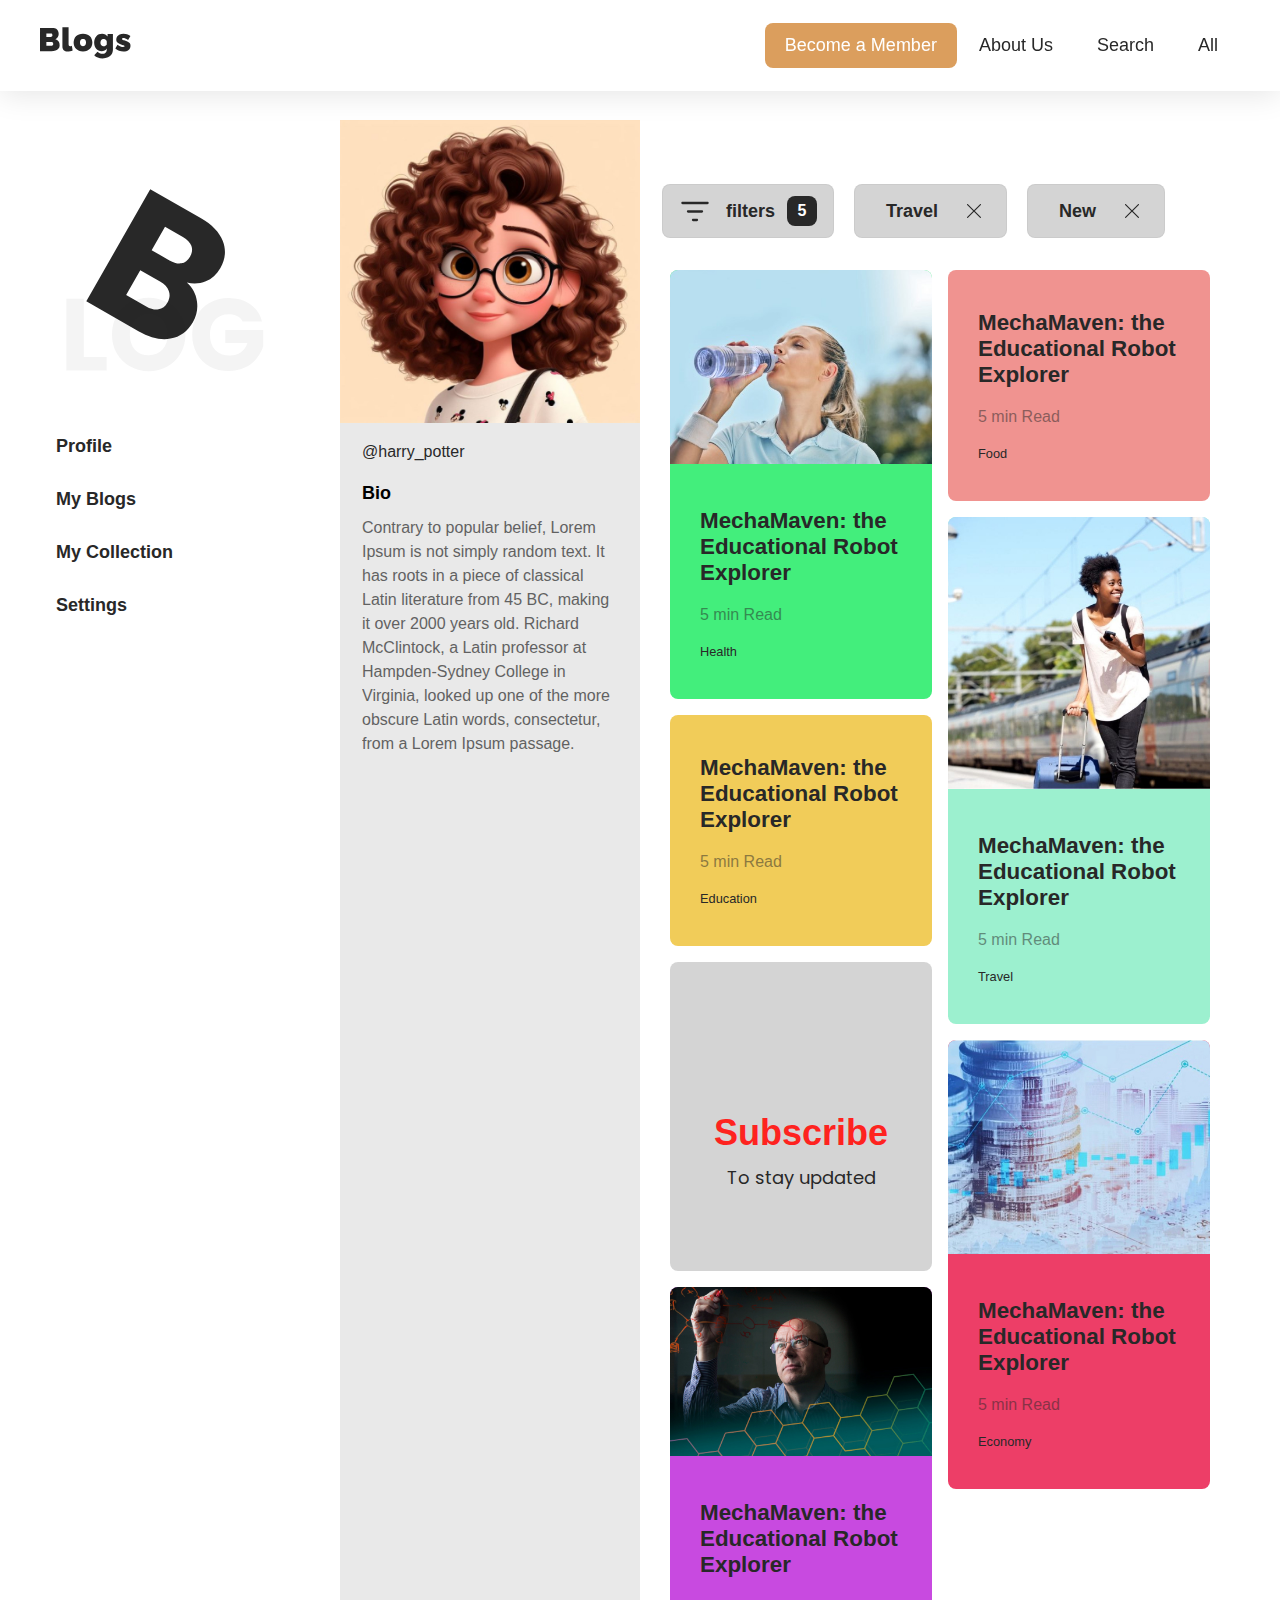
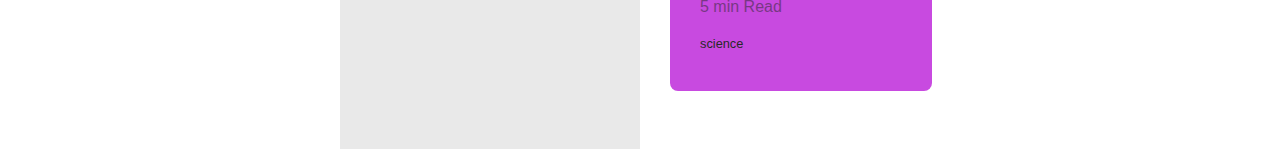
<file: myBlog.html>
<!DOCTYPE html>
<html lang="en">

<head>
    <meta charset="UTF-8">
    <meta name="viewport" content="width=device-width, initial-scale=1.0">
    <title>My Blog</title>
    <link rel="stylesheet" href="./css/nav.css">
    <link rel="stylesheet" href="./css/main.css">
    <link rel="stylesheet" href="./css/myBlog.css">
</head>

<body>
<header>
    <nav>
        <section>
            <nav class="nav">
                <div class="container navBox navBar">
                    <div>
                        <a href="./index.html">
                        <img src="./icon/Blogs.svg" alt="logo" height="32" >
                    </a>
                    </div>
    
                    <div class="mobileChangeNav" id="mobileChangeNav">
                        <div class="closeBtn" onclick="closeBtn()">
                            <img src="./icon/close.svg" alt="close menu" height="22">
                        </div>
                        <ul >
                            <li><div class="navMemberBtn">Become a Member</div></li>
                            <li><a href="#" class="navLink">About Us</a></li>
                            <li><a href="#" class="navLink">Search</a></li>
                            <li><a href="#" class="navLink">All</a></li>
                        </ul>
                    </div>
    
                    <div class="mobileMenuBtn" id="mobileMenuBtn" onclick="openBtn()">
                        <img src="./icon/menu.svg" alt="menu" height="32">
                    </div>
                </div>
            </nav>
        </section>
    </nav>
</header>
    <section style="margin-top: 120px;">
        <div class="container profileViewPage">
            <div class="profileOptionBox" >
                <div class="logoBox" style="height: 300px;">
                    <img src="./icon/logo.svg" alt="logo" height="100%">
                </div>
                <div>
                    <div class="optBox">
                        <a href="./profile.html">
                        <h5>Profile </h5>
                    </a>
                    </div>
                    <div class="optBox">
                        <a href="./myBlog.html">
                        <h5>My Blogs </h5>
                    </a>
                    </div>
                    <div class="optBox">
                        <a href="./myCollection.html">
                        <h5>My Collection </h5>
                    </a>
                    </div>
                    <div class="optBox">
                        <a href="./profileSettings.html">
                        <h5>Settings </h5>
                    </a>
                    </div>
                </div>
            </div>

            <div class="userInfoBox">
                <div class="userInfoBoxToggle">

                </div>
                <div class="userImgBox">
                    <img src="./img/user.jpg" alt="" width="100%" height="100%">
                </div>

                <div>
                    <div class="userName">
                        <p><a href="/">@harry_potter</a></p>
                    </div>
    
                    <div class="bio">
                        <h5>Bio</h5>
                        <p>
                            Contrary to popular belief, Lorem Ipsum is not simply random text. It has roots in a piece of
                            classical Latin literature from 45 BC, making it over 2000 years old. Richard McClintock, a
                            Latin professor at Hampden-Sydney College in Virginia, looked up one of the more obscure Latin
                            words, consectetur, from a Lorem Ipsum passage.
                        </p>
                    </div>
                </div>

            </div>
    
            <div class="userContent">

                <div class="userCatBox">

                    <div class="myBlogFilterBox">
                        
                        <div class="searchFilter">
                            <img src="./icon/btnFilter.svg" alt="Filter" height="32" width="32">
                            <span>filters</span>
                            <div class="filterCount">5</div>
                        </div>

                        <div class="searchFilter">
                            <span>Travel</span>
                            <div class="closeFilter"><img src="./icon/close.svg" alt="close" height="14" width="14"></div>
                        </div>
            
                        <div class="searchFilter">
                            <span>New</span>
                            <div class="closeFilter"><img src="./icon/close.svg" alt="close" height="14" width="14"></div>
                        </div>
                    </div>

                </div>

                <div class="myBlogGrid">

                    <div class="blogColumns">

                        <div class="blogCard healthCard">
                            <div class="fasioImg">
                                <img src="./img/healthImg.jpg" alt="healthImg" width="100%">
                            </div>
                            <div class="blogCardText">
                                <h2>MechaMaven: the Educational Robot Explorer</h2>
                                <p>5 min Read</p>
                                <h4>Health</h4>
                            </div>
                        </div>
    
                        <div class="blogCard educationCard">
                            <div class="blogCardText">
                                <h2>MechaMaven: the Educational Robot Explorer</h2>
                                <p>5 min Read</p>
                                <h4>Education</h4>
                            </div>
                        </div>
                        
                        <div class="blogCard blogAdds">
                            <div>
                                <h5 style="color: var(--red);">Subscribe</h5>
                                <p>To stay updated </p>
                            </div>
                        </div>
    
                        <div class="blogCard scienceCard">
                            <div class="fasioImg">
                                <img src="./img/scienceImg.jpg" alt="healthImg" width="100%">
                            </div>
                            <div class="blogCardText">
                                <h2>MechaMaven: the Educational Robot Explorer</h2>
                                <p>5 min Read</p>
                                <h4>science</h4>
                            </div>
                        </div>
    
                    </div>
    
    
                    <!-- column tree -->
                    <div class="blogColumns">
    
                        <div class="blogCard foodCard">
                            <div class="blogCardText">
                                <h2>MechaMaven: the Educational Robot Explorer</h2>
                                <p>5 min Read</p>
                                <h4>Food</h4>
                            </div>
                        </div>
    
                        <div class="blogCard travelCard">
                            <div class="fasioImg">
                                <img src="./img/travelImg.jpg" alt="travelImg" width="100%">
                            </div>
                            <div class="blogCardText">
                                <h2>MechaMaven: the Educational Robot Explorer</h2>
                                <p>5 min Read</p>
                                <h4>Travel</h4>
                            </div>
                        </div>
                        
                        <div class="blogCard economyCard">
                            <div class="economyImg">
                                <img src="./img/economyImg.jpg" alt="economyImg" width="100%">
                            </div>
                            <div class="blogCardText">
                                <h2>MechaMaven: the Educational Robot Explorer</h2>
                                <p>5 min Read</p>
                                <h4>Economy</h4>
                            </div>
                        </div>
    
                    </div>

                </div>
            </div>
       
        </div>
    </section>

    <script src="./js/nav.js"></script>
</body>

</html>
</file>
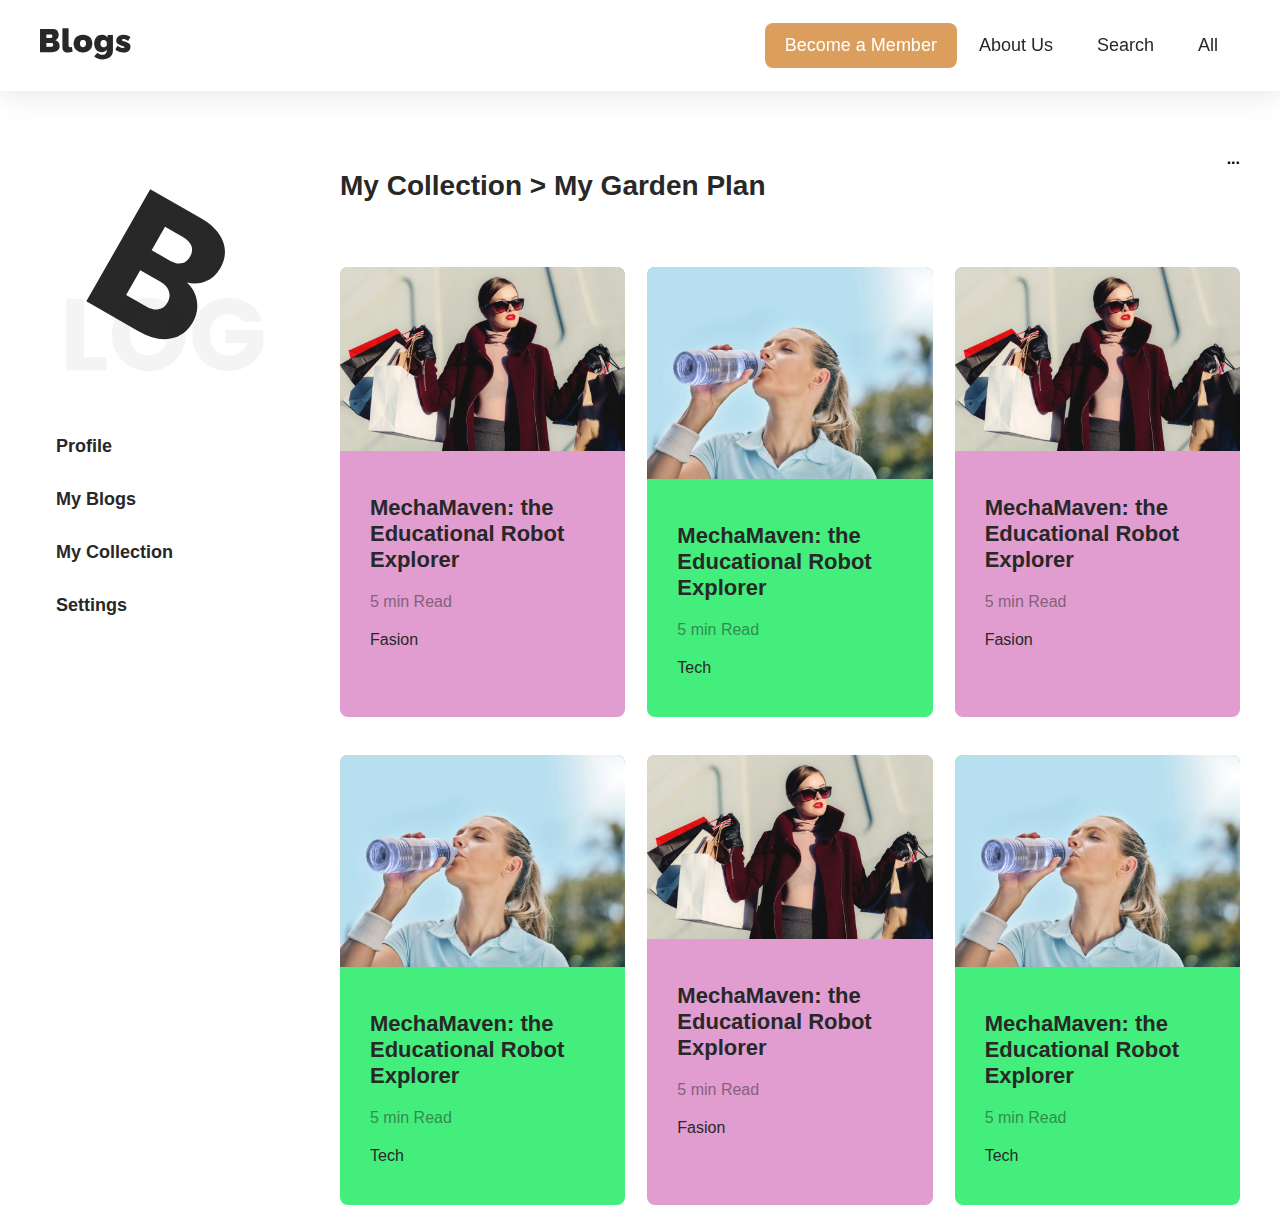
<file: myCollection.html>
<!DOCTYPE html>
<html lang="en">

<head>
    <meta charset="UTF-8">
    <meta name="viewport" content="width=device-width, initial-scale=1.0">
    <title>Profile</title>

    <link rel="stylesheet" href="./css/nav.css">
    <link rel="stylesheet" href="./css/main.css">
    <link rel="stylesheet" href="css/collection.css">
</head>

<body>

    <header>
        <nav>
            <section>
                <nav class="nav">
                    <div class="container navBox navBar">
                        <div>
                            <img src="./icon/Blogs.svg" alt="logo" height="32" >
                        </div>
        
                        <div class="mobileChangeNav" id="mobileChangeNav">
                            <div class="closeBtn" onclick="closeBtn()">
                                <img src="./icon/close.svg" alt="close menu" height="22">
                            </div>
                            <ul >
                                <li><div class="navMemberBtn">Become a Member</div></li>
                                <li><a href="#" class="navLink">About Us</a></li>
                                <li><a href="#" class="navLink">Search</a></li>
                                <li><a href="#" class="navLink">All</a></li>
                            </ul>
                        </div>
        
                        <div class="mobileMenuBtn" id="mobileMenuBtn" onclick="openBtn()">
                            <img src="./icon/menu.svg" alt="menu" height="32">
                        </div>
                    </div>
                </nav>
            </section>
        </nav>
    </header>

    <section style="margin-top: 120px;">
        <div class="container collection">
            <div class="navv">
                <div class="logoBox" style="height: 300px;">
                    <img src="./icon/logo.svg" alt="logo" height="100%">
                </div>
                <div>
                    <div class="optBox">
                        <a href="./profile.html">
                        <h5>Profile </h5>
                    </a>
                    </div>
                    <div class="optBox">
                        <a href="./myBlog.html">
                        <h5>My Blogs </h5>
                    </a>
                    </div>
                    <div class="optBox">
                        <a href="./myCollection.html">
                        <h5>My Collection </h5>
                    </a>
                    </div>
                    <div class="optBox">
                        <a href="./profileSettings.html">
                        <h5>Settings </h5>
                    </a>
                    </div>
                </div>
            </div>
            
            <div class="collectionbody">
                <div class="collectionhead">
                    <div>
                        <h4 class="cl1 subHeading">My Collection > My Garden Plan</h4>       
                    </div>

                    <div class="addcollection">
                       <h4 >...</h4>
                    </div>
                </div>
                

                <div class="collectioncart">

                    <div class="blogCard fashionCard">
                        <div class="fasioImg">
                            <img src="./img/fasioImg.jpg" alt="fasioImg" width="100%">
                        </div>
                        <div class="blogCardTextCollection">
                            <h2>MechaMaven: the Educational Robot Explorer</h2>
                            <p>5 min Read</p>
                            <h4>Fasion</h4>
                        </div>
                    </div>

                    <div class="blogCard healthCard">
                        <div class="fasioImg">
                            <img src="./img/healthImg.jpg" alt="fasioImg" width="100%">
                        </div>
                        <div class="blogCardTextCollection">
                            <h2>MechaMaven: the Educational Robot Explorer</h2>
                            <p>5 min Read</p>
                            <h4>Tech</h4>
                        </div>
                    </div>

                    <div class="blogCard fashionCard">
                        <div class="fasioImg">
                            <img src="./img/fasioImg.jpg" alt="fasioImg" width="100%">
                        </div>
                        <div class="blogCardTextCollection">
                            <h2>MechaMaven: the Educational Robot Explorer</h2>
                            <p>5 min Read</p>
                            <h4>Fasion</h4>
                        </div>
                    </div>
                    <div class="blogCard healthCard">
                        <div class="fasioImg">
                            <img src="./img/healthImg.jpg" alt="fasioImg" width="100%">
                        </div>
                        <div class="blogCardTextCollection">
                            <h2>MechaMaven: the Educational Robot Explorer</h2>
                            <p>5 min Read</p>
                            <h4>Tech</h4>
                        </div>
                    </div>
                    <div class="blogCard fashionCard">
                        <div class="fasioImg">
                            <img src="./img/fasioImg.jpg" alt="fasioImg" width="100%">
                        </div>
                        <div class="blogCardTextCollection">
                            <h2>MechaMaven: the Educational Robot Explorer</h2>
                            <p>5 min Read</p>
                            <h4>Fasion</h4>
                        </div>
                    </div>
                    <div class="blogCard healthCard">
                        <div class="fasioImg">
                            <img src="./img/healthImg.jpg" alt="fasioImg" width="100%">
                        </div>
                        <div class="blogCardTextCollection">
                            <h2>MechaMaven: the Educational Robot Explorer</h2>
                            <p>5 min Read</p>
                            <h4>Tech</h4>
                        </div>
                    </div>
                    
                    
                    

                </div>
            </div>
       
        </div>
    </section>

    <script src="./js/nav.js"></script>
</body>

</html>
</file>
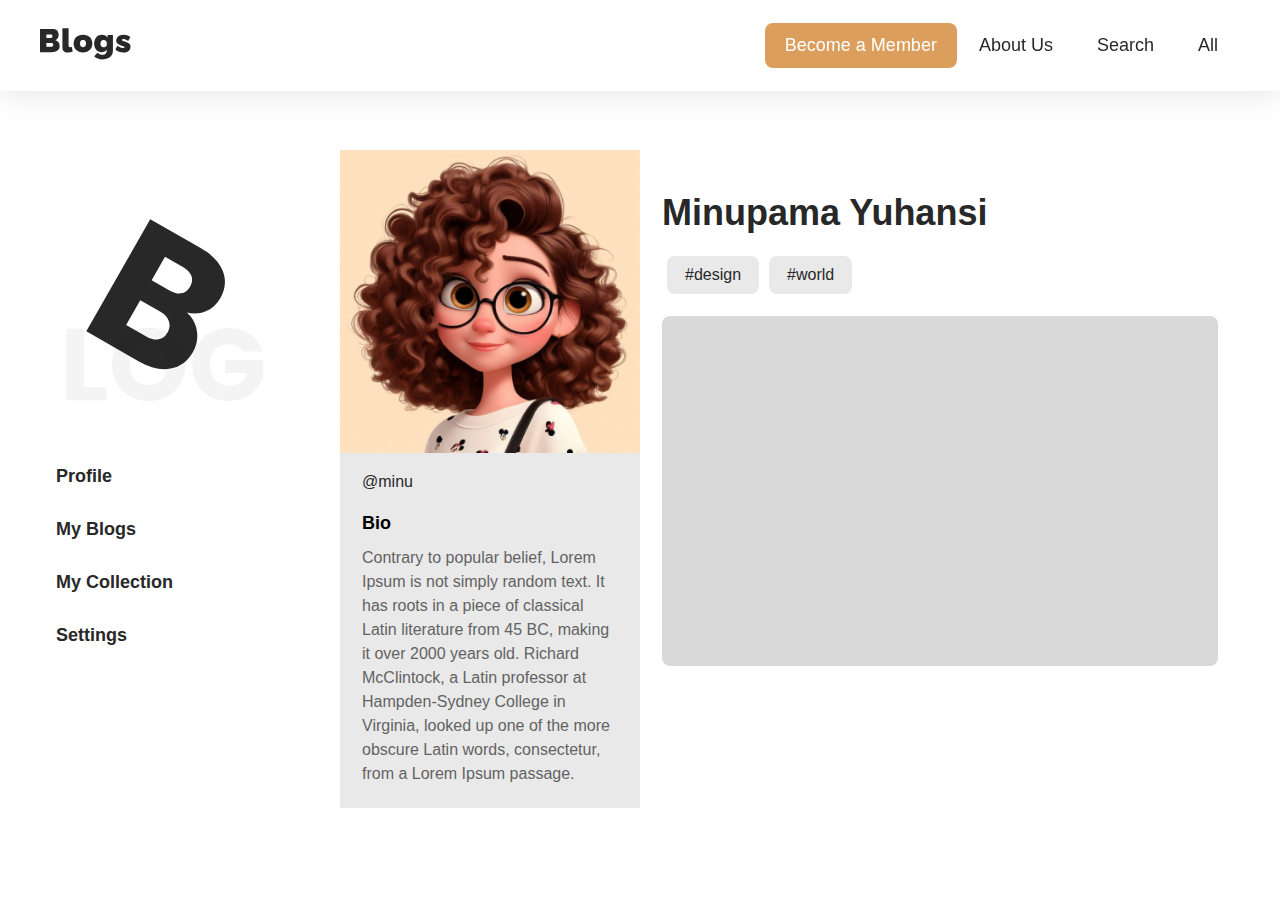
<file: profile.html>
<!DOCTYPE html>
<html lang="en">

<head>
    <meta charset="UTF-8">
    <meta name="viewport" content="width=device-width, initial-scale=1.0">
    <title>Profile</title>
    <link rel="stylesheet" href="./css/nav.css">
    <link rel="stylesheet" href="./css/main.css">
</head>

<body>

    <header>
        <nav>
            <section>
                <nav class="nav">
                    <div class="container navBox navBar">
                        <div>
                            <img src="./icon/Blogs.svg" alt="logo" height="32" >
                        </div>
        
                        <div class="mobileChangeNav" id="mobileChangeNav">
                            <div class="closeBtn" onclick="closeBtn()">
                                <img src="./icon/close.svg" alt="close menu" height="22">
                            </div>
                            <ul >
                                <li><div class="navMemberBtn">Become a Member</div></li>
                                <li><a href="#" class="navLink">About Us</a></li>
                                <li><a href="#" class="navLink">Search</a></li>
                                <li><a href="#" class="navLink">All</a></li>
                            </ul>
                        </div>
        
                        <div class="mobileMenuBtn" id="mobileMenuBtn" onclick="openBtn()">
                            <img src="./icon/menu.svg" alt="menu" height="32">
                        </div>
                    </div>
                </nav>
            </section>
        </nav>
    </header>

    <section style="margin-top: 150px;">
        <div class="container profileViewPage">
            <div class=
            "profileOptionBox">
                <div class="logoBox" style="height: 300px;">
                    <img src="./icon/logo.svg" alt="logo" height="100%">
                </div>
                <div>
                    <div class="optBox">
                        <a href="./profile.html">
                        <h5>Profile </h5>
                    </a>
                    </div>
                    <div class="optBox">
                        <a href="./myBlog.html">
                        <h5>My Blogs </h5>
                    </a>
                    </div>
                    <div class="optBox">
                        <a href="./myCollection.html">
                        <h5>My Collection </h5>
                    </a>
                    </div>
                    <div class="optBox">
                        <a href="./profileSettings.html">
                        <h5>Settings </h5>
                    </a>
                    </div>
                </div>
            </div>
            <div class="userInfoBox">
                <div class="userInfoBoxToggle">

                </div>
                <div class="userImgBox">
                    <img src="./img/user.jpg" alt="" width="100%" height="100%">
                </div>

                <div>
                    <div class="userName">
                        <p><a href="/">@minu</a></p>
                    </div>
    
                    <div class="bio">
                        <h5>Bio</h5>
                        <p>
                            Contrary to popular belief, Lorem Ipsum is not simply random text. It has roots in a piece of
                            classical Latin literature from 45 BC, making it over 2000 years old. Richard McClintock, a
                            Latin professor at Hampden-Sydney College in Virginia, looked up one of the more obscure Latin
                            words, consectetur, from a Lorem Ipsum passage.
                        </p>
                    </div>
                </div>            

            </div>
            <div class="userContent">
                <div>
                    <h4>Minupama Yuhansi</h4>       
                </div>

                <div class="userCatBox">

                    <div class="userCat">
                        <p>#design</p>
                    </div>

                    <div class="userCat">
                        <p>#world</p>
                    </div>

                </div>

                <div class="profileSlider">

                </div>
            </div>
       
        </div>
    </section>

    <script src="./js/nav.js"></script>
</body>

</html>
</file>
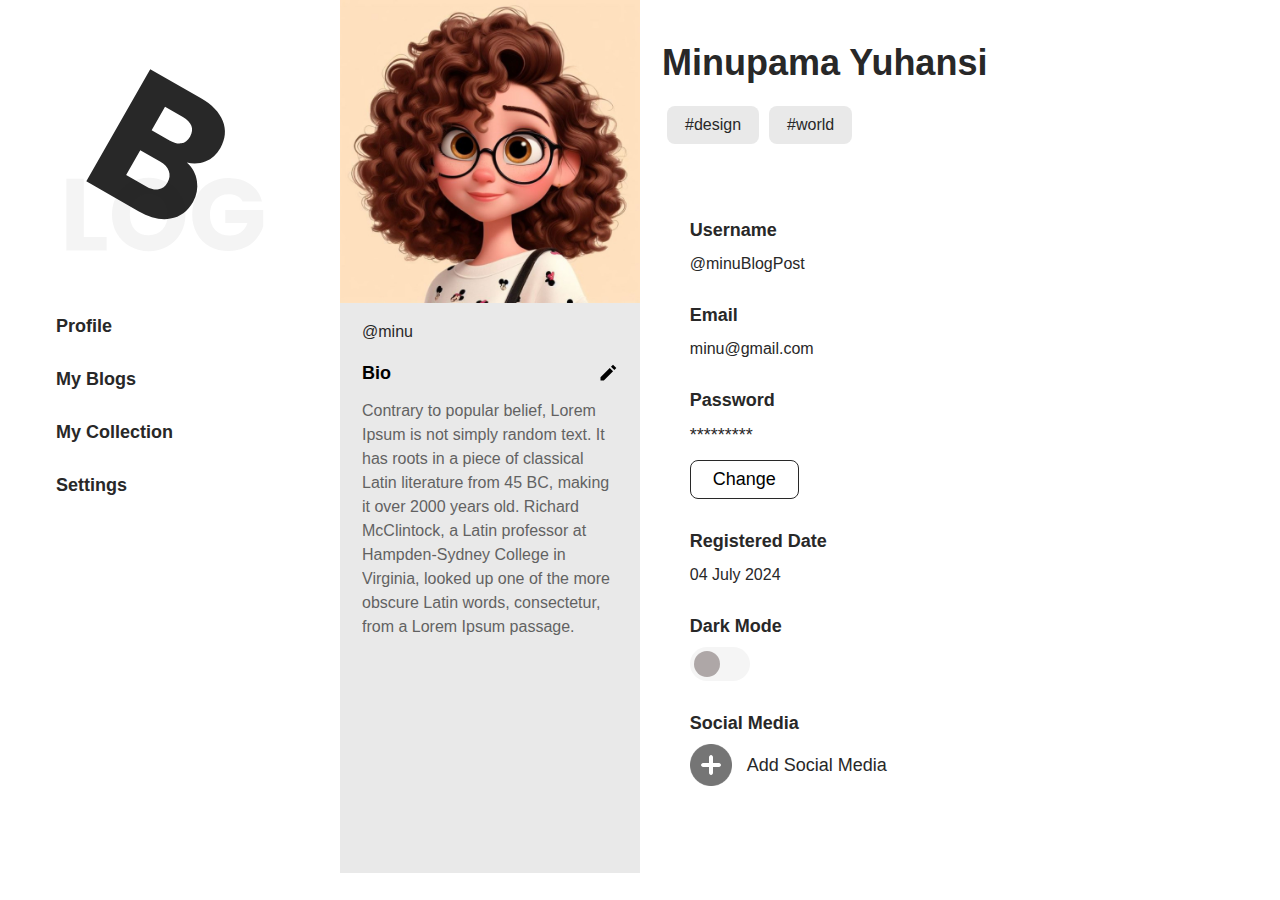
<file: profileSettings.html>
<!DOCTYPE html>
<html lang="en">

<head>
    <meta charset="UTF-8">
    <meta name="viewport" content="width=device-width, initial-scale=1.0">
    <title>profileSettings</title>

    <link rel="stylesheet" href="./css/main.css">
    <link rel="stylesheet" href="./css/profileSetting.css">
    <link rel="stylesheet" href="./css/profileSetting.css">
  
</head>

<body>

    <section>
        <div class="container profileViewPage">
            <div class=
            "profileOptionBox">
                <div class="logoBox" style="height: 300px;">
                    <img src="./icon/logo.svg" alt="logo" height="100%">
                </div>
                <div>
                    <div class="optBox">
                        <a href="./profile.html">
                        <h5>Profile </h5>
                    </a>
                    </div>
                    <div class="optBox">
                        <a href="./myBlog.html">
                        <h5>My Blogs </h5>
                    </a>
                    </div>
                    <div class="optBox">
                        <a href="./myCollection.html">
                        <h5>My Collection </h5>
                    </a>
                    </div>
                    <div class="optBox">
                        <a href="./profileSettings.html">
                        <h5>Settings </h5>
                    </a>
                    </div>
                </div>
            </div>
            <div class="userInfoBox">
                <div class="userInfoBoxToggle">

                </div>
                <div class="userImgBox">
                    <img src="./img/user.jpg" alt="" width="100%" height="auto">
                </div>

                <div>
                    <div class="userName">
                        <p><a href="/">@minu</a></p>
                    </div>
    
                    <div class="bio">
                        <div style="display: flex; justify-content: space-between;">
                            <h5>Bio</h5>
                            <div><a href=""><img src="icon/icons8-edit.svg" alt="" width="20px"></a></div>
                        </div>
                        <p>
                            Contrary to popular belief, Lorem Ipsum is not simply random text. It has roots in a piece of
                            classical Latin literature from 45 BC, making it over 2000 years old. Richard McClintock, a
                            Latin professor at Hampden-Sydney College in Virginia, looked up one of the more obscure Latin
                            words, consectetur, from a Lorem Ipsum passage.
                        </p>
                    </div>
                </div>            

            </div>
            <div class="userContent">
                <div>
                    <h4>Minupama Yuhansi</h4>       
                </div>

                <div class="userCatBox">

                    <div class="userCat">
                        <p>#design</p>
                    </div>

                    <div class="userCat">
                        <p>#world</p>
                    </div>

                </div>

                <div class="userInfoBox profileSet">

                    <h4>Username</h4>
                    <p>@minuBlogPost</p>
    
                    <h4>Email</h4>
                    <p>minu@gmail.com</p>
    
                    <h4>Password</h4>
                    <p class="pswd">*********</p>
    
                    <button>Change</button>
    
                    <h4>Registered Date</h4>
                    <p>04  July  2024</p>
    
                    <h4>Dark Mode</h4>
                    
                    <div class="darkmodeM">
                    <div class="darkmodeS"></div>
                
    
                    <label class="switch">
                        <input type="checkbox">
                        <span class="slider round"></span>
                      </label>
                    </div>
    
                    <h4>Social Media</h4>
                    <div class="sm">
                        <img src="./img/addSM.png" alt="add" width="42px" height="42px">
                        <p>Add Social Media</p>
                    </div>
                </div>
            </div>
       
        </div>
    </section>

</body>

</html>
</file>
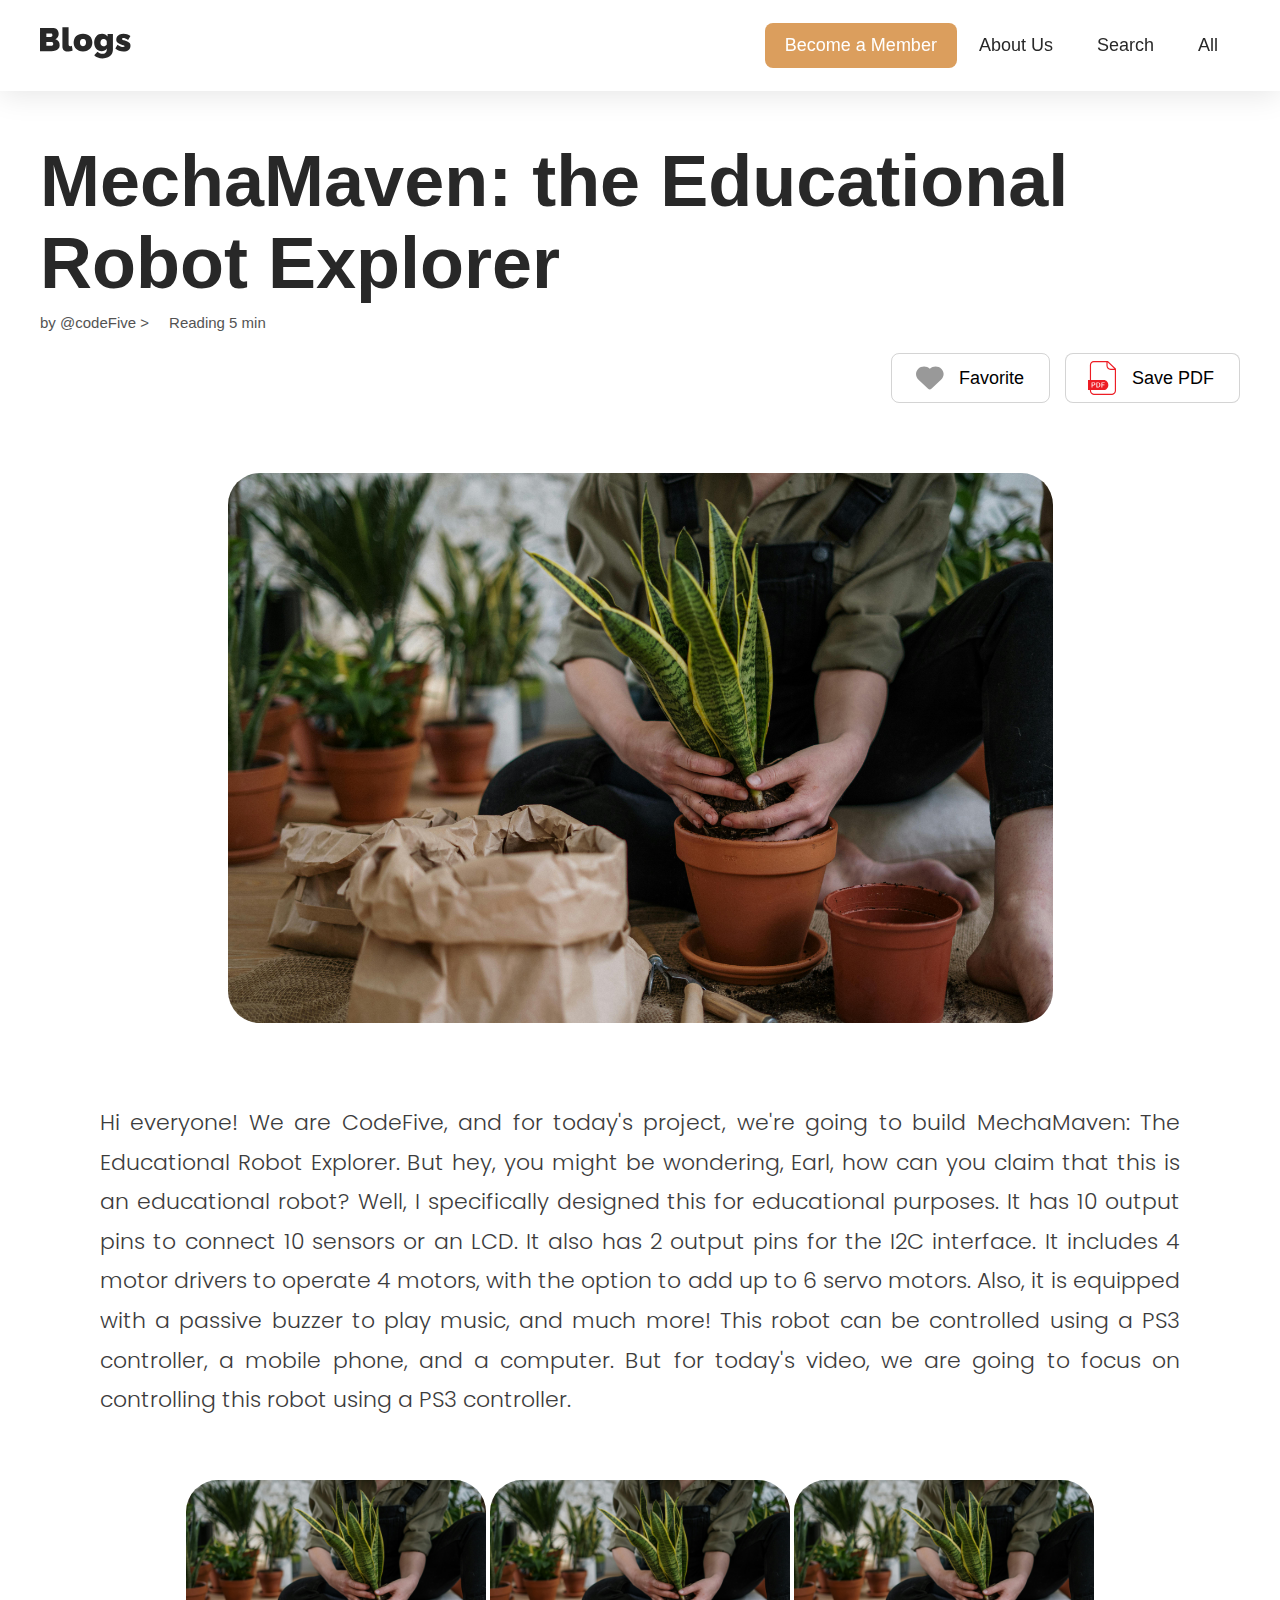
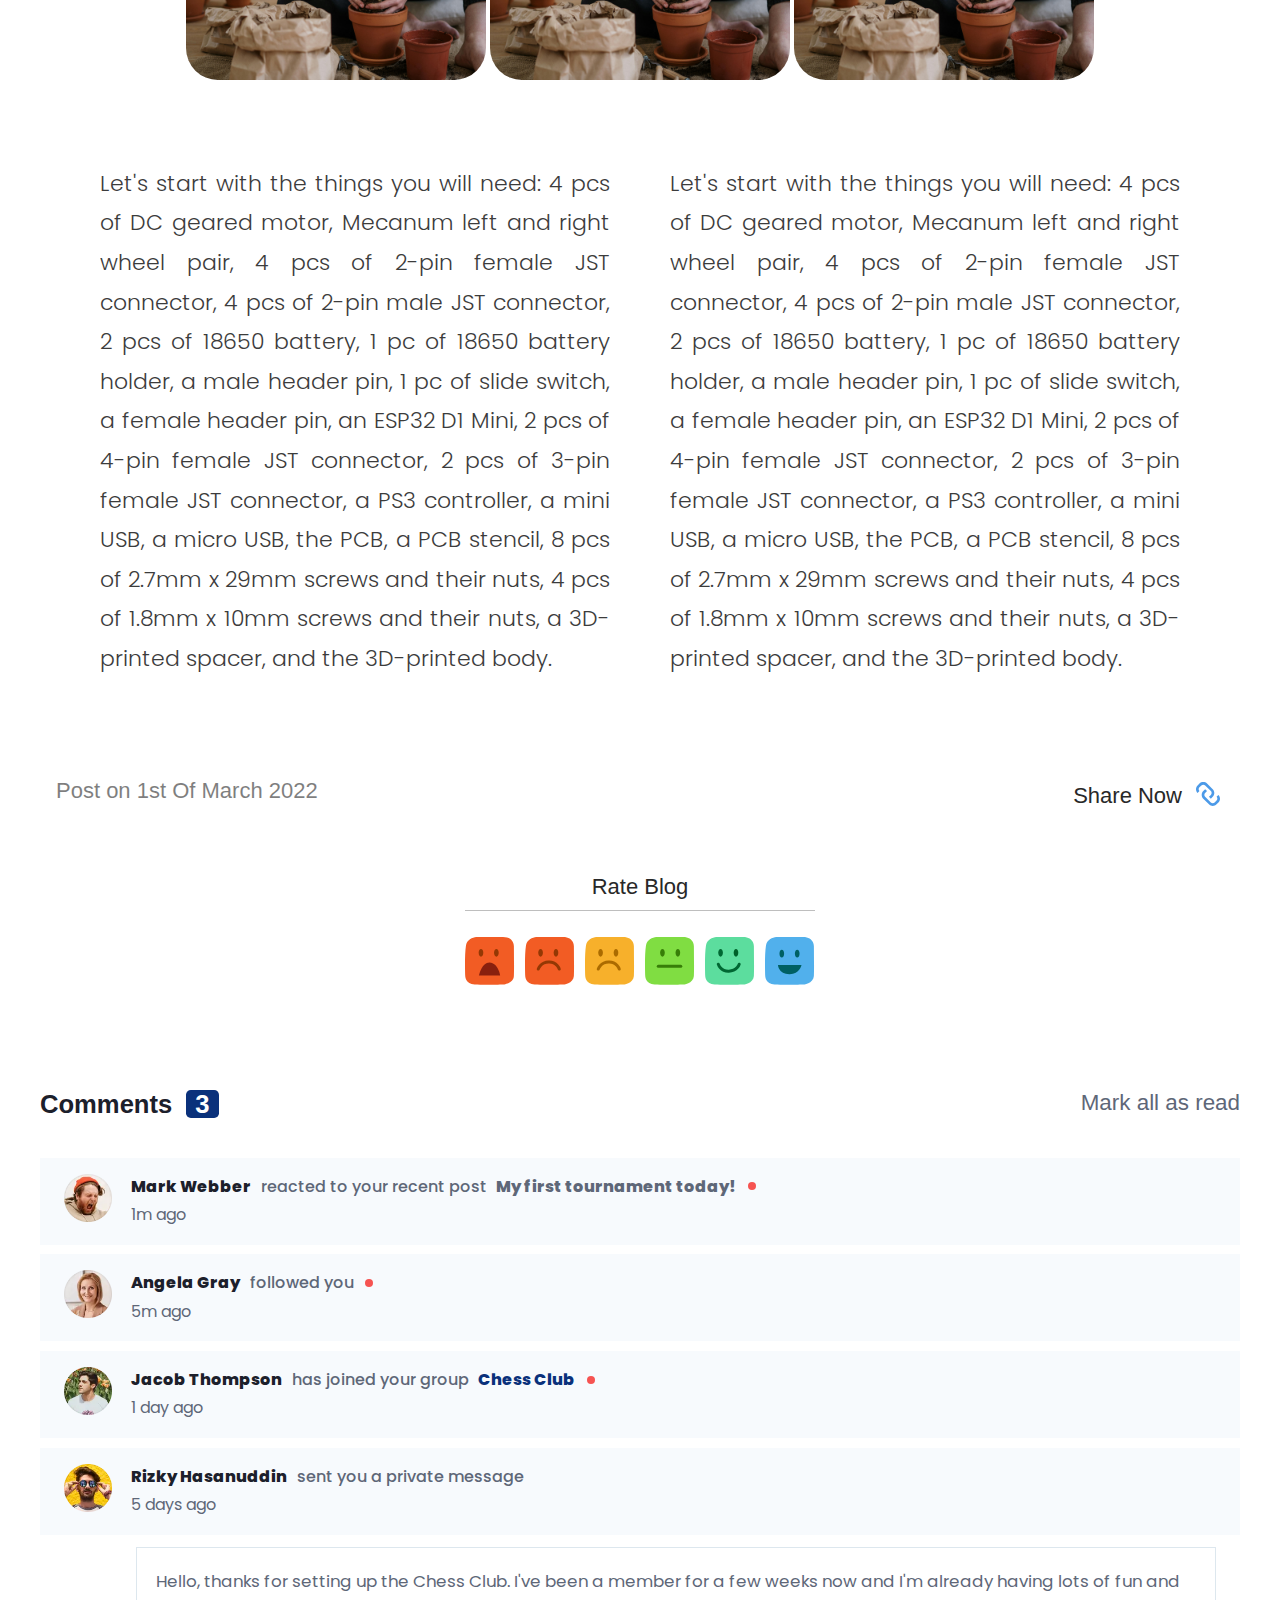
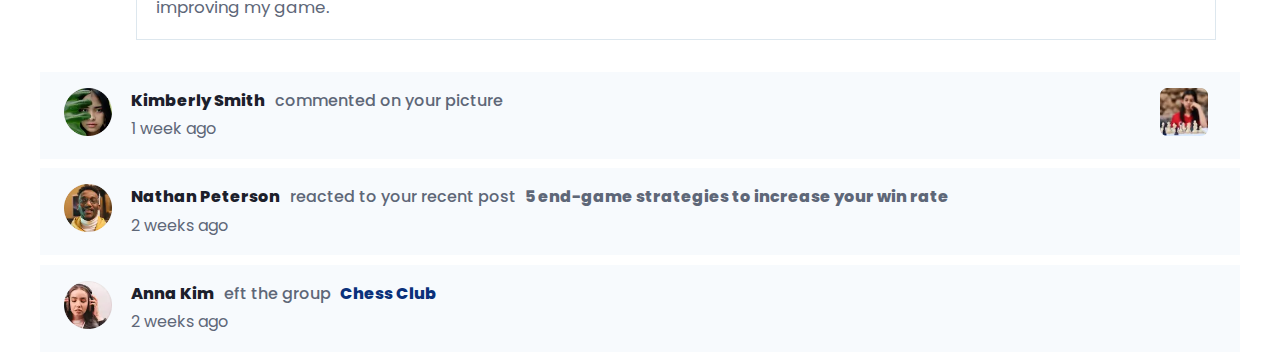
<file: singleBlog.html>
<!DOCTYPE html>
<html lang="en">

<head>
  <meta charset="UTF-8" />
  <meta name="viewport" content="width=device-width, initial-scale=1.0" />
  <link rel="stylesheet" href="./css/main.css" />
  <link rel="stylesheet" href="./css/nav.css">
  <title>singleBlog</title>
</head>

<body>
  <header>
    <nav>
      <section>
          <nav class="nav">
              <div class="container navBox navBar">
                  <div>
                    <a href="./index.html">
                      <img src="./icon/Blogs.svg" alt="logo" height="32" >
                    </a>
                  </div>
  
                  <div class="mobileChangeNav" id="mobileChangeNav">
                      <div class="closeBtn" onclick="closeBtn()">
                          <img src="./icon/close.svg" alt="close menu" height="22">
                      </div>
                      <ul >
                          <li><div class="navMemberBtn">Become a Member</div></li>
                          <li><a href="#" class="navLink">About Us</a></li>
                          <li><a href="#" class="navLink">Search</a></li>
                          <li><a href="#" class="navLink">All</a></li>
                      </ul>
                  </div>
  
                  <div class="mobileMenuBtn" id="mobileMenuBtn" onclick="openBtn()">
                      <img src="./icon/menu.svg" alt="menu" height="32">
                  </div>
              </div>
          </nav>
      </section>
  </nav>
  </header>
  <section>
    <div class="container singleBlog">
      <div class="blogTopic">
        <h1>MechaMaven: the Educational Robot Explorer</h1>
      </div>
      <div class="blogInfoBox">
        <p>
          <span>by @codeFive <span style="margin-right: 20px">></span></span><span>Reading 5 min</span>
        </p>
      </div>

      <div class="optionBtn">
        <button class="favBtn" id="favBtn">
          <img src="./Resources/blackHeart.svg" alt="" height="28px" width="28px" id="heartImg"/><span>Favorite </span>
        </button>
        <button class="pdfBtn"><span>Save PDF</span></button>
      </div>

      <div class="blogImgBox">
        <img class="" src="./Resources/blogImg.jpg" alt="" height="550px" />
      </div>

      <div class="blogContent">
        <p>
          Hi everyone! We are CodeFive, and for today's project, we're going
          to build MechaMaven: The Educational Robot Explorer. But hey, you
          might be wondering, Earl, how can you claim that this is an
          educational robot? Well, I specifically designed this for
          educational purposes. It has 10 output pins to connect 10 sensors or
          an LCD. It also has 2 output pins for the I2C interface. It includes
          4 motor drivers to operate 4 motors, with the option to add up to 6
          servo motors. Also, it is equipped with a passive buzzer to play
          music, and much more! This robot can be controlled using a PS3
          controller, a mobile phone, and a computer. But for today's video,
          we are going to focus on controlling this robot using a PS3
          controller.
        </p>
      </div>

      <div class="imgSection">
        <img class="img1" src="./Resources/blogImg.jpg" alt="" height="200px" />
        <img class="img2" src="./Resources/blogImg.jpg" alt="" height="200px" />
        <img class="img3" src="./Resources/blogImg.jpg" alt="" height="200px" />
      </div>

      <div class="otherContent blogContent">
        <div>
          <p>
            Let's start with the things you will need: 4 pcs of DC geared
            motor, Mecanum left and right wheel pair, 4 pcs of 2-pin female
            JST connector, 4 pcs of 2-pin male JST connector, 2 pcs of 18650
            battery, 1 pc of 18650 battery holder, a male header pin, 1 pc of
            slide switch, a female header pin, an ESP32 D1 Mini, 2 pcs of
            4-pin female JST connector, 2 pcs of 3-pin female JST connector, a
            PS3 controller, a mini USB, a micro USB, the PCB, a PCB stencil, 8
            pcs of 2.7mm x 29mm screws and their nuts, 4 pcs of 1.8mm x 10mm
            screws and their nuts, a 3D-printed spacer, and the 3D-printed
            body.
          </p>
        </div>
        <div>
          <p>
            Let's start with the things you will need: 4 pcs of DC geared
            motor, Mecanum left and right wheel pair, 4 pcs of 2-pin female
            JST connector, 4 pcs of 2-pin male JST connector, 2 pcs of 18650
            battery, 1 pc of 18650 battery holder, a male header pin, 1 pc of
            slide switch, a female header pin, an ESP32 D1 Mini, 2 pcs of
            4-pin female JST connector, 2 pcs of 3-pin female JST connector, a
            PS3 controller, a mini USB, a micro USB, the PCB, a PCB stencil, 8
            pcs of 2.7mm x 29mm screws and their nuts, 4 pcs of 1.8mm x 10mm
            screws and their nuts, a 3D-printed spacer, and the 3D-printed
            body.
          </p>
        </div>
      </div>

      <div class="blogEndRow container">
        <div class="postDate">
          <p style="font-size: 22px; opacity: 0.5;">Post on 1st Of March 2022</p>
        </div>

        <div class="shareLink">
          <div>
            <a href="" style="text-decoration: none; font-size: 22px; color: #282828;">Share Now</a>
          </div>
          <div>
            <img src="./Resources/shareLink_icon.svg" alt="" height="32px" width="32px" style="margin-left: 10px;">

          </div>
        </div>
      </div>

      <div class="feedbackSection">
        <h3>Rate Blog</h3>
        <div class="boxLineDiv"></div>
        <div class="feedbackImg">
          <div>
            <img src="./Resources/feedbackImg6.svg" alt="" width="50x" height="50px" />
          </div>
          <div>
            <img src="./Resources/feedbackImg1.svg" alt="" width="50x" height="50px" />
          </div>
          <div>
            <img src="./Resources/feedbackImg2.svg" alt="" width="50x" height="50px" />
          </div>
          <div>
            <img src="./Resources/feedbackImg3.svg" alt="" width="50x" height="50px" />
          </div>
          <div>
            <img src="./Resources/feedbackImg4.svg" alt="" width="50x" height="50px" />
          </div>
          <div>
            <img src="./Resources/feedbackImg5.svg" alt="" width="50x" height="50px" />
          </div>
        </div>
      </div>
    </div>
  </section>

  <section class="commentSection">
    <div class="container">
      <div class="commentHeader">
        <h1>Comments <span class="notification">3</span></h1>
        <h2>Mark all as read</h2>
      </div>
      <div class="commentBox">
        <div class="msg-box">
          <div>
            <img
              src="./Resources/users/avatar-mark-webber.webp"
              alt="Mark Webber"
            />
          </div>
          <div>
            <h3>
              <span class="name">Mark Webber</span> reacted to your recent post
              <span>My first tournament today!</span>
              <div class="dot"></div>
            </h3>
            <span>1m ago</span>
          </div>
        </div>

        <div class="msg-box">
          <div>
            <img
              src="./Resources/users/avatar-angela-gray.webp"
              alt="Angela Gray"
            />
          </div>
          <div>
            <h3>
              <span class="name">Angela Gray </span>followed you
              <div class="dot"></div>
            </h3>
            <span>5m ago</span>
          </div>
        </div>

        <div class="msg-box">
          <div>
            <img
              src="./Resources/users//avatar-jacob-thompson.webp"
              alt="Jacob Thompson"
            />
          </div>
          <div>
            <h3>
              <span class="name">Jacob Thompson</span> has joined your group
              <span class="club">Chess Club</span>
              <div class="dot"></div>
            </h3>
            <span> 1 day ago</span>
          </div>
        </div>

        <div class="msg-box" id="show-msg">
          <div>
            <img
              src="./Resources/users//avatar-rizky-hasanuddin.webp"
              alt="Rizky Hasanuddin"
            />
          </div>
          <div>
            <h3><span class="name">Rizky Hasanuddin</span> sent you a private message</h3>
            <span>5 days ago</span>
          </div>
        </div>
        <p id="new-msg">
          Hello, thanks for setting up the Chess Club. I've been a member for a
          few weeks now and I'm already having lots of fun and improving my
          game.
        </p>

        <div class="msg-box">
          <div>
            <img
              src="./Resources/users//avatar-kimberly-smith.webp"
              alt="Kimberly Smith"
            />
          </div>
          <div>
            <h3><span class="name">Kimberly Smith</span> commented on your picture</h3>
            <span> 1 week ago</span>
          </div>
          <div>
            <img
              src="./Resources/users//image-chess.webp"
              alt=""
              class="chess-img"
            />
          </div>
        </div>

        <div class="msg-box">
          <div>
            <img
              src="./Resources/users/avatar-nathan-peterson.webp"
              alt="Nathan Peterson"
            />
          </div>
          <div>
            <h3>
              <span class="name">Nathan Peterson</span> reacted to your recent post
              <span>5 end-game strategies to increase your win rate</span>
            </h3>
            <span> 2 weeks ago</span>
          </div>
        </div>

        <div class="msg-box">
          <div>
            <img src=" ./Resources/users/avatar-anna-kim.webp" alt="Anna Kim" />
          </div>
          <div>
            <h3>
              <span class="name"> Anna Kim</span> eft the group
              <span class="club">Chess Club</span>
            </h3>
            <span> 2 weeks ago</span>
          </div>
        </div>
      </div>
    </div>
  </section>

  <script src="./js/comment.js"></script>
  <script src="./js/singleBlog.js"></script>
  <script src="./js/nav.js"></script>
</body>

</html>
</file>
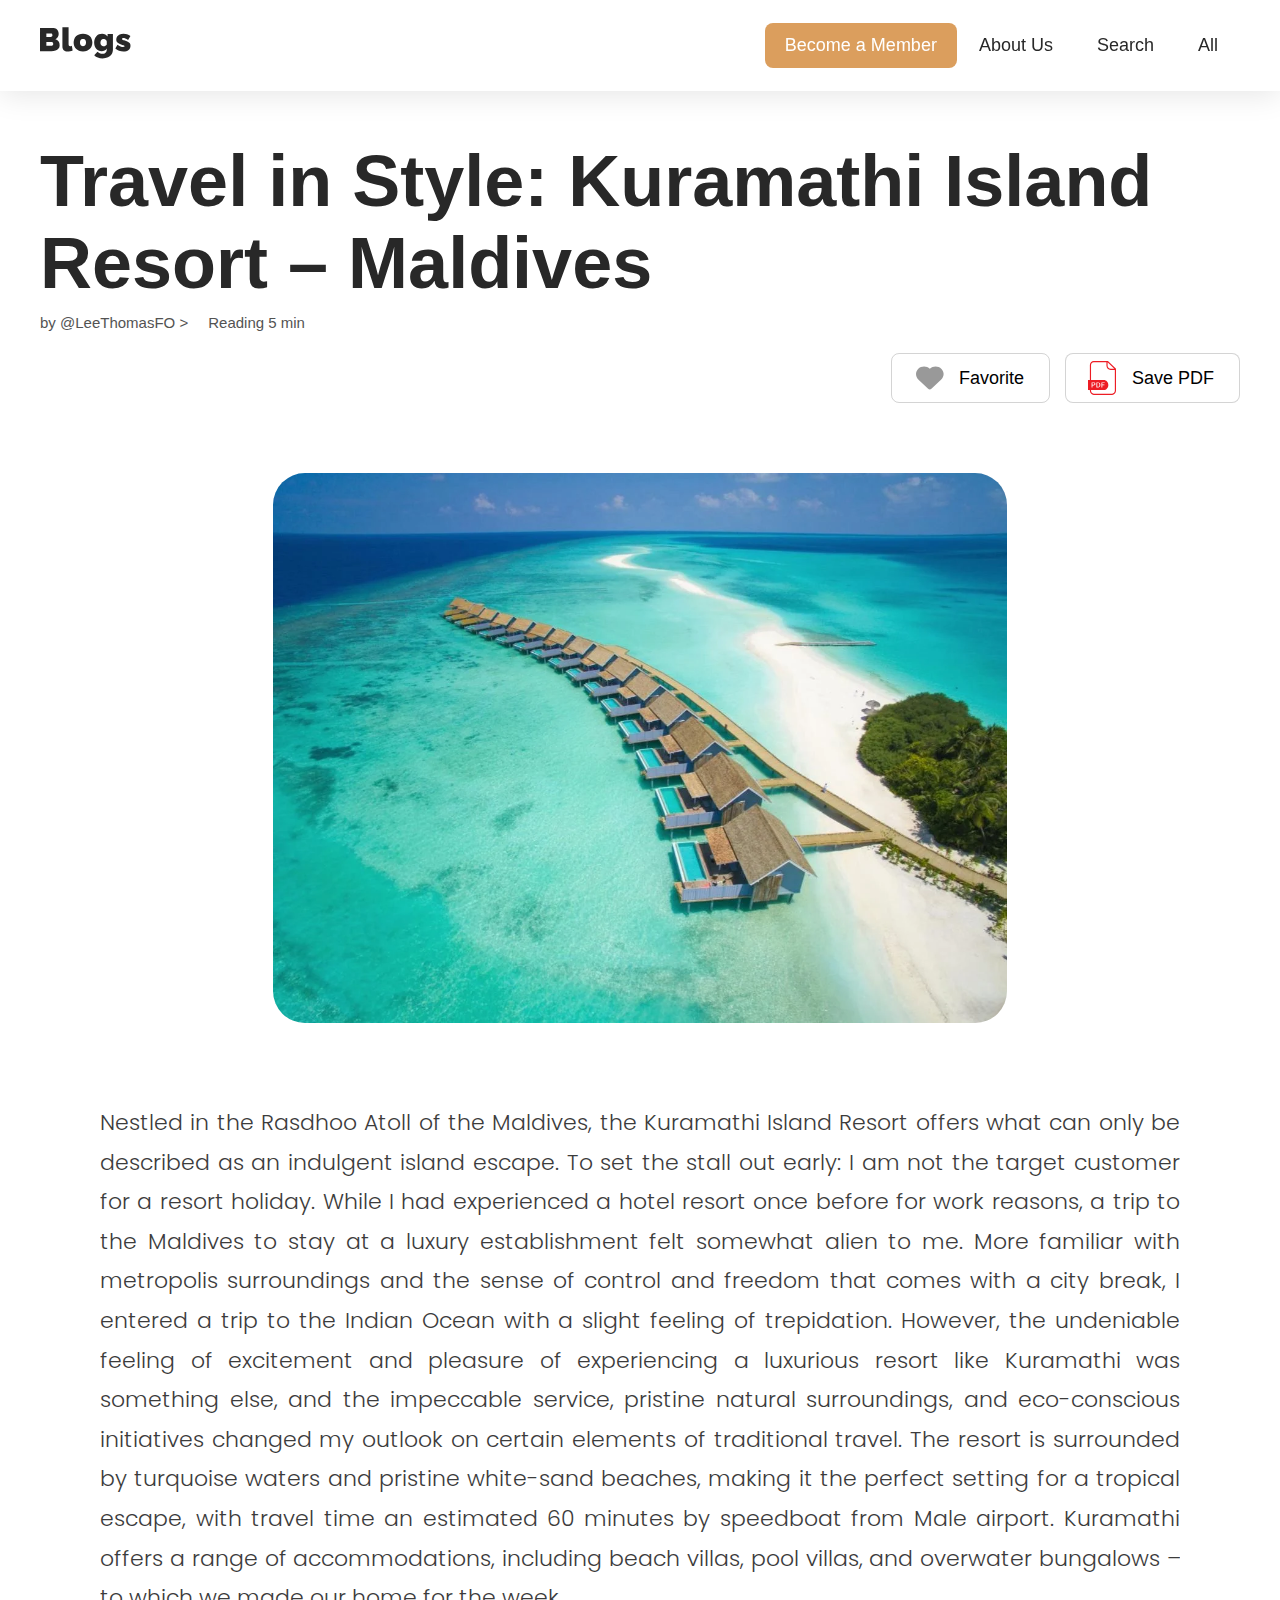
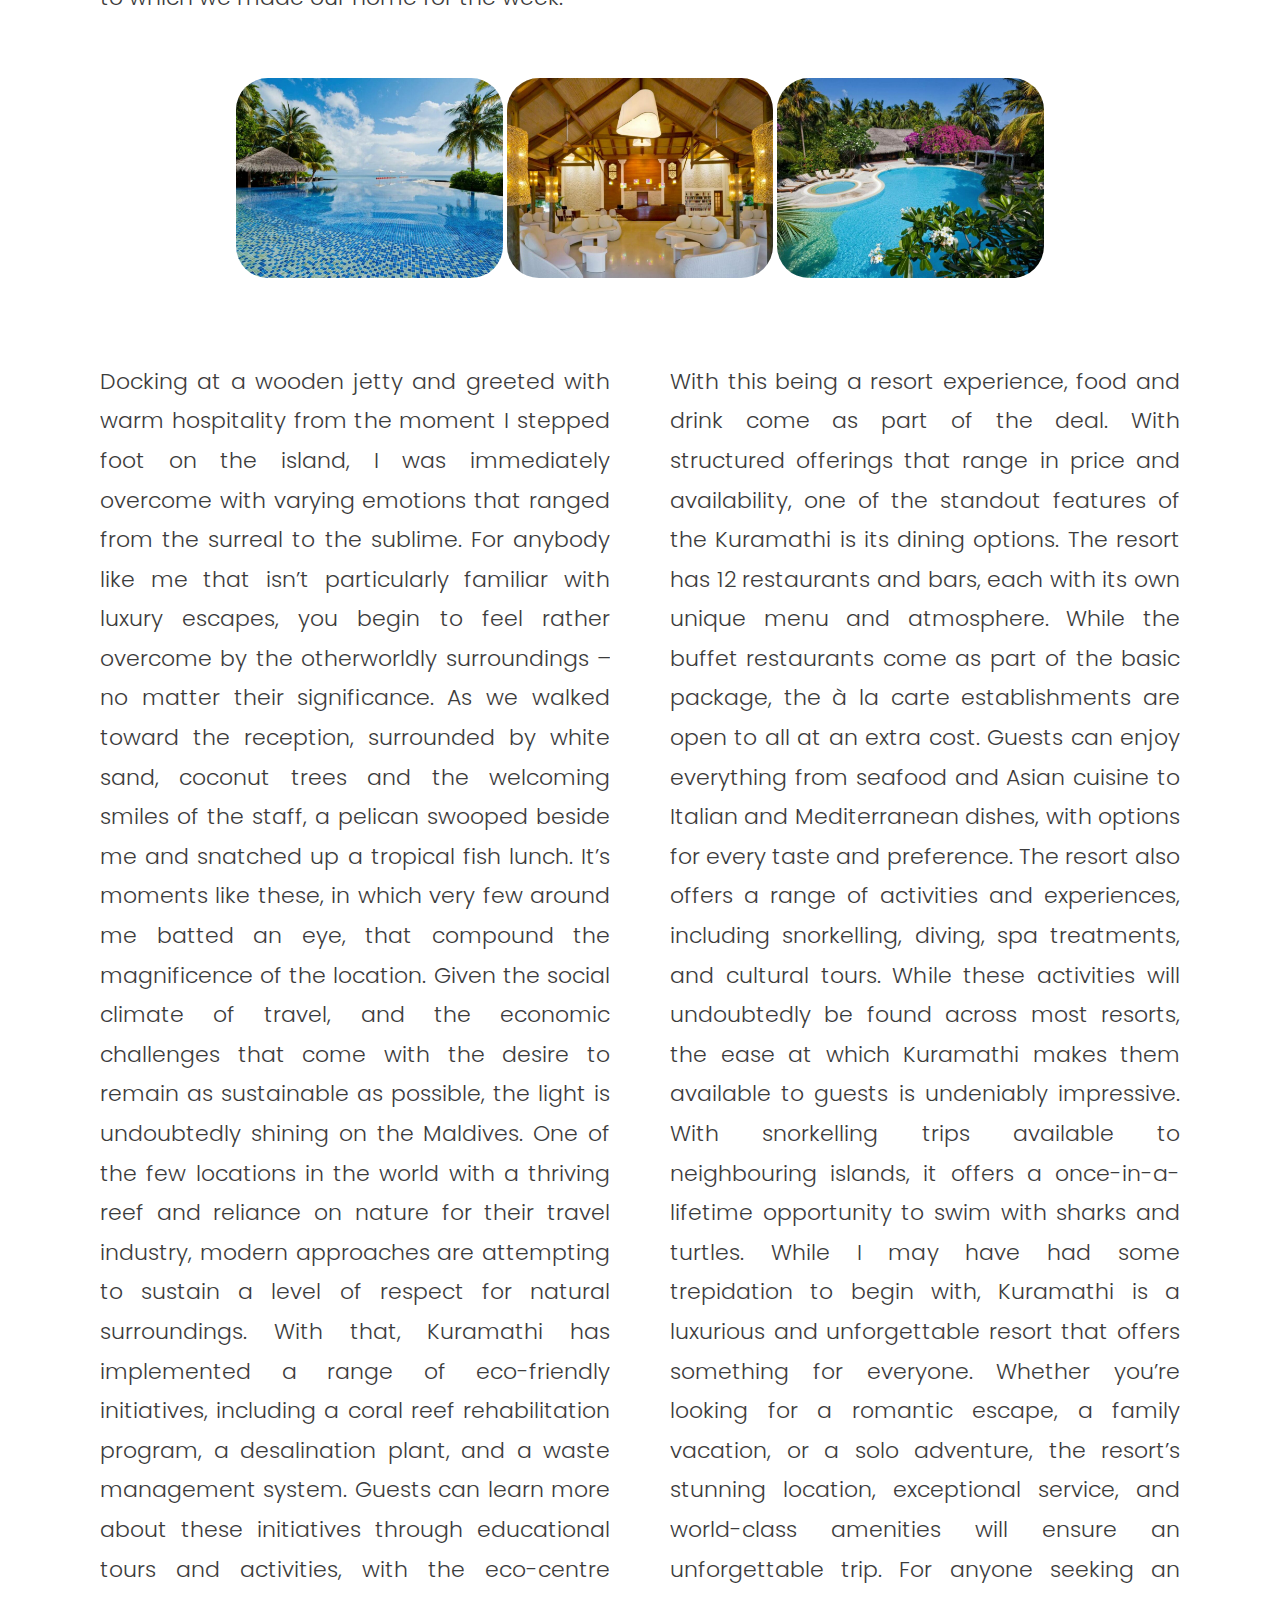
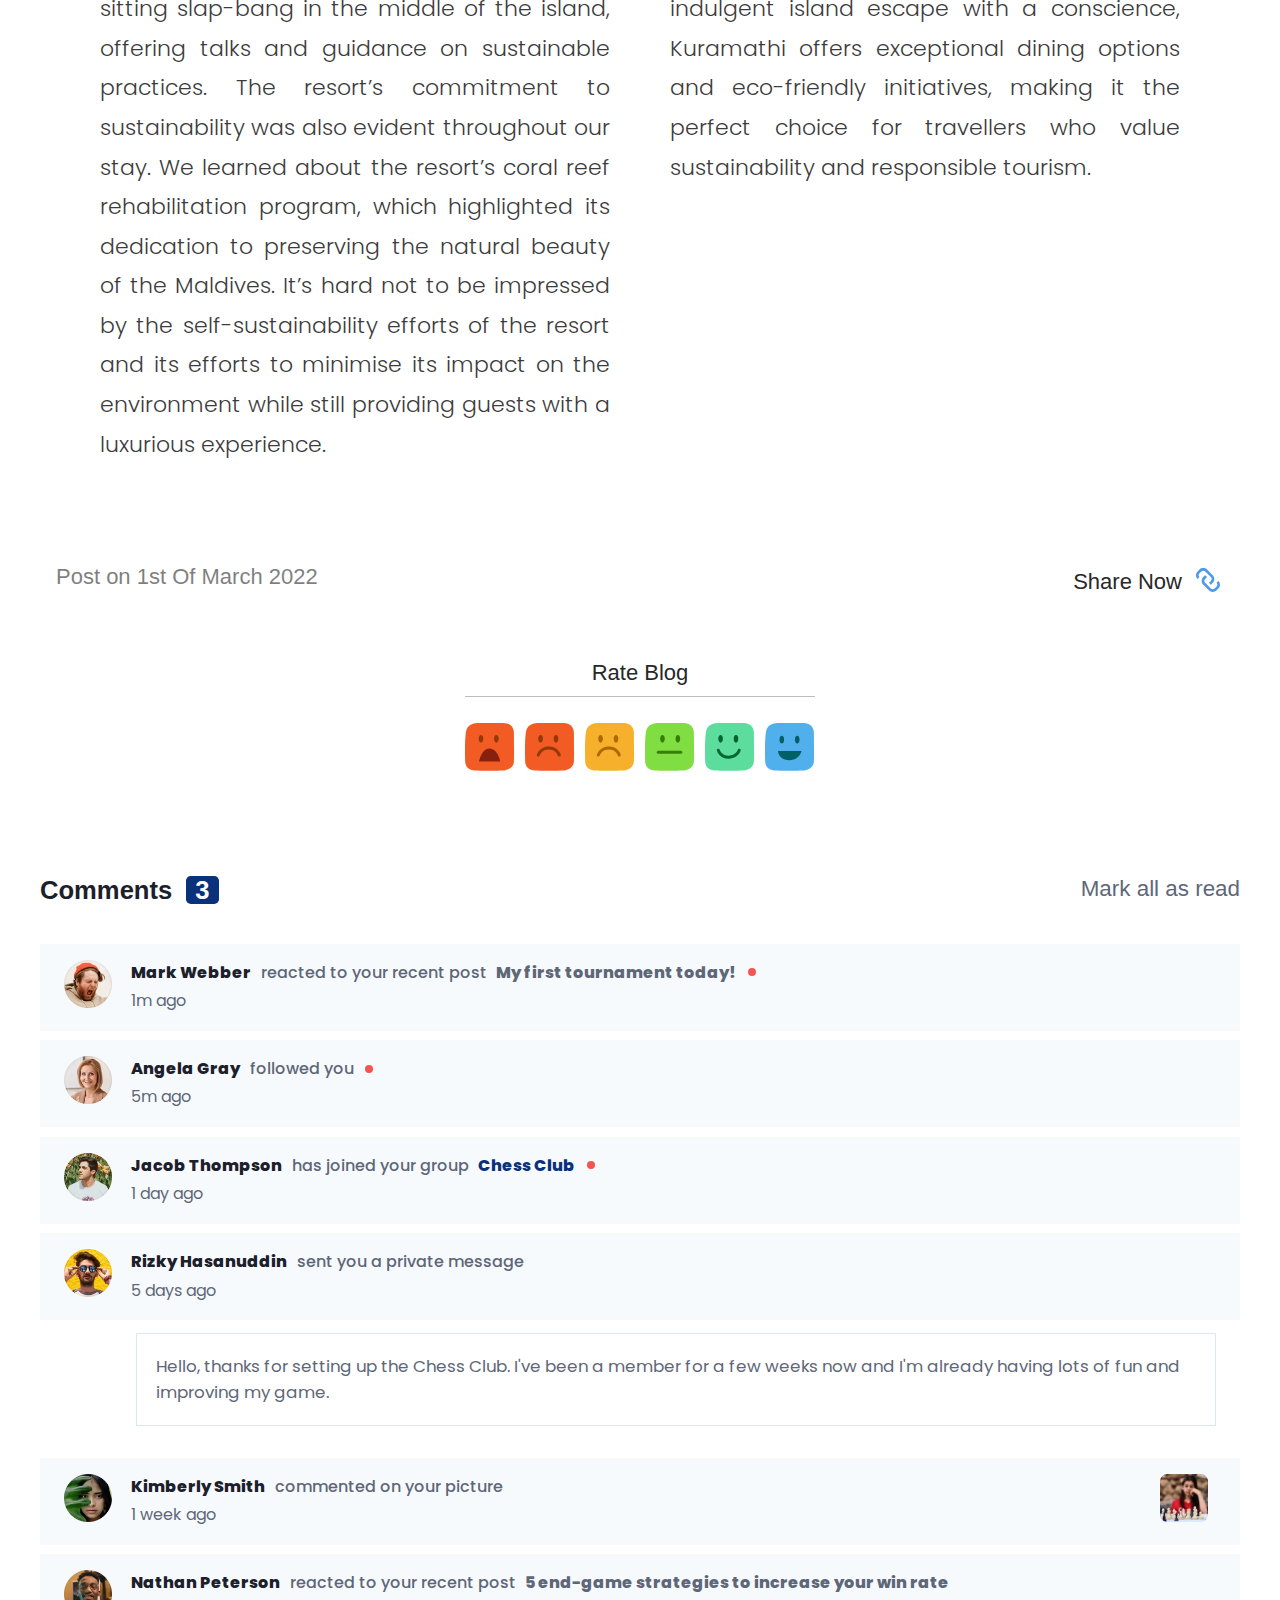
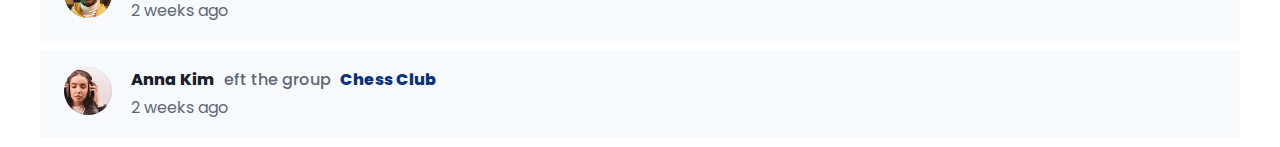
<file: travelBlog.html>
<!DOCTYPE html>
<html lang="en">

<head>
  <meta charset="UTF-8" />
  <meta name="viewport" content="width=device-width, initial-scale=1.0" />
  <link rel="stylesheet" href="./css/nav.css">
  <link rel="stylesheet" href="./css/main.css" />
  <title>singleBlog</title>
</head>

<body>

  <header>
    <nav>
      <section>
          <nav class="nav">
              <div class="container navBox navBar">
                  <div>
                    <a href="./index.html">
                      <img src="./icon/Blogs.svg" alt="logo" height="32" >
                    </a>
                  </div>
  
                  <div class="mobileChangeNav" id="mobileChangeNav">
                      <div class="closeBtn" onclick="closeBtn()">
                          <img src="./icon/close.svg" alt="close menu" height="22">
                      </div>
                      <ul >
                          <li><div class="navMemberBtn">Become a Member</div></li>
                          <li><a href="./aboutUs.html" class="navLink">About Us</a></li>
                          <li><a href="./search.html" class="navLink">Search</a></li>
                          <li><a href="#" class="navLink">All</a></li>
                      </ul>
                  </div>
  
                  <div class="mobileMenuBtn" id="mobileMenuBtn" onclick="openBtn()">
                      <img src="./icon/menu.svg" alt="menu" height="32">
                  </div>
              </div>
          </nav>
      </section>
  </nav>
  </header>


  <section>
    <div class="container singleBlog">
      <div class="blogTopic">
        <h1>Travel in Style: Kuramathi Island Resort – Maldives</h1>
      </div>
      <div class="blogInfoBox">
        <p>
          <span>by @LeeThomasFO <span style="margin-right: 20px">></span></span><span>Reading 5 min</span>
        </p>
      </div>

      <div class="optionBtn">
        <button class="favBtn" id="favBtn">
          <img src="./Resources/blackHeart.svg" alt="" height="28px" width="28px" id="heartImg"/><span>Favorite </span>
        </button>
        <button class="pdfBtn"><span>Save PDF</span></button>
      </div>

      <div class="blogImgBox">
        <img class="" src="./Resources/TravelBlogImg/travelImg1.webp" alt="" height="550px" />
      </div>

      <div class="blogContent">
        <p>
            Nestled in the Rasdhoo Atoll of the Maldives, the Kuramathi Island Resort offers what can only be 
            described as an indulgent island escape. To set the stall out early: I am not the target customer for
            a resort holiday. While I had experienced a hotel resort once before for work reasons, a trip to the 
            Maldives to stay at a luxury establishment felt somewhat alien to me. More familiar with metropolis 
            surroundings and the sense of control and freedom that comes with a city break, I entered a trip to the
            Indian Ocean with a slight feeling of trepidation. However, the undeniable feeling of excitement and 
            pleasure of experiencing a luxurious resort like Kuramathi was something else, and the impeccable service, 
            pristine natural surroundings, and eco-conscious initiatives changed my outlook on certain elements of 
            traditional travel.

            The resort is surrounded by turquoise waters and pristine white-sand beaches,
            making it the perfect setting for a tropical escape, with travel time an estimated 
            60 minutes by speedboat from Male airport. Kuramathi offers a range of accommodations, including beach villas, 
            pool villas, and overwater bungalows – to which we made our home for the week.

        </p>
      </div>

      <div class="imgSection">
        <img class="img1" src="./Resources/TravelBlogImg/travelImg2.jpg" alt="" height="200px" />
        <img class="img2" src="./Resources/TravelBlogImg/travelImg3.jpg" alt="" height="200px" />
        <img class="img3" src="./Resources/TravelBlogImg/travelImg4.jpg" alt="" height="200px" />
      </div>

      <div class="otherContent blogContent">
        <div>
          <p>
            Docking at a wooden jetty and greeted with warm hospitality from the moment I stepped foot on the island,
            I was immediately overcome with varying emotions that ranged from the surreal to the sublime. For anybody 
            like me that isn’t particularly familiar with luxury escapes, you begin to feel rather overcome by the 
            otherworldly surroundings – no matter their significance. As we walked toward the reception, surrounded by
            white sand, coconut trees and the welcoming smiles of the staff, a pelican swooped beside me and snatched up a 
            tropical fish lunch. It’s moments like these, in which very few around me batted an eye, that compound the 
            magnificence of the location.

            Given the social climate of travel, and the economic
             challenges that come with the desire to remain as sustainable as possible, 
             the light is undoubtedly shining on the Maldives. One of the few locations in the world with 
             a thriving reef and reliance on nature for their travel industry, modern approaches are attempting 
             to sustain a level of respect for natural surroundings. With that, Kuramathi has implemented a range 
             of eco-friendly initiatives, including a coral reef rehabilitation program, a desalination plant, and 
             a waste management system. Guests can learn more about these initiatives through educational tours 
             and activities, with the eco-centre sitting slap-bang in the middle of the island, offering talks and 
             guidance on sustainable practices. The resort’s commitment to sustainability was also evident throughout 
             our stay. We learned about the resort’s coral reef rehabilitation program, which highlighted its dedication 
             to preserving the natural beauty of the Maldives. It’s hard not to be impressed by the self-sustainability 
             efforts of the resort and its efforts to minimise its impact on the environment while still providing guests 
             with a luxurious experience.

          </p>
        </div>
        <div>
          <p>
            With this being a resort experience, food and drink come as part of the deal. With structured offerings that range in price and availability, one of the standout features of the Kuramathi is its dining options. The resort has 12 restaurants and bars, each with its own unique menu and atmosphere. While the buffet restaurants come as part of the basic package, the à la carte establishments are open to all at an extra cost. Guests can enjoy everything from seafood and Asian cuisine to Italian and Mediterranean dishes, with options for every taste and preference.

The resort also offers a range of activities and experiences, including snorkelling, diving, spa treatments, and cultural tours. While these activities will undoubtedly be found across most resorts, the ease at which Kuramathi makes them available to guests is undeniably impressive. With snorkelling trips available to neighbouring islands, it offers a once-in-a-lifetime opportunity to swim with sharks and turtles.

While I may have had some trepidation to begin with, Kuramathi is a luxurious and unforgettable resort that offers something for everyone. Whether you’re looking for a romantic escape, a family vacation, or a solo adventure, the resort’s stunning location, exceptional service, and world-class amenities will ensure an unforgettable trip. For anyone seeking an indulgent island escape with a conscience, Kuramathi offers exceptional dining options and eco-friendly initiatives, making it the perfect choice for travellers who value sustainability and responsible tourism.

          </p>
        </div>
      </div>

      <div class="blogEndRow container">
        <div class="postDate">
          <p style="font-size: 22px; opacity: 0.5;">Post on 1st Of March 2022</p>
        </div>

        <div class="shareLink">
          <div>
            <a href="" style="text-decoration: none; font-size: 22px; color: #282828;">Share Now</a>
          </div>
          <div>
            <img src="./Resources/shareLink_icon.svg" alt="" height="32px" width="32px" style="margin-left: 10px;">

          </div>
        </div>
      </div>

      <div class="feedbackSection">
        <h3>Rate Blog</h3>
        <div class="boxLineDiv"></div>
        <div class="feedbackImg">
          <div>
            <img src="./Resources/feedbackImg6.svg" alt="" width="50x" height="50px" />
          </div>
          <div>
            <img src="./Resources/feedbackImg1.svg" alt="" width="50x" height="50px" />
          </div>
          <div>
            <img src="./Resources/feedbackImg2.svg" alt="" width="50x" height="50px" />
          </div>
          <div>
            <img src="./Resources/feedbackImg3.svg" alt="" width="50x" height="50px" />
          </div>
          <div>
            <img src="./Resources/feedbackImg4.svg" alt="" width="50x" height="50px" />
          </div>
          <div>
            <img src="./Resources/feedbackImg5.svg" alt="" width="50x" height="50px" />
          </div>
        </div>
      </div>
    </div>
  </section>

  <section class="commentSection">
    <div class="container">
      <div class="commentHeader">
        <h1>Comments <span class="notification">3</span></h1>
        <h2>Mark all as read</h2>
      </div>
      <div class="commentBox">
        <div class="msg-box">
          <div>
            <img
              src="./Resources/users/avatar-mark-webber.webp"
              alt="Mark Webber"
            />
          </div>
          <div>
            <h3>
              <span class="name">Mark Webber</span> reacted to your recent post
              <span>My first tournament today!</span>
              <div class="dot"></div>
            </h3>
            <span>1m ago</span>
          </div>
        </div>

        <div class="msg-box">
          <div>
            <img
              src="./Resources/users/avatar-angela-gray.webp"
              alt="Angela Gray"
            />
          </div>
          <div>
            <h3>
              <span class="name">Angela Gray </span>followed you
              <div class="dot"></div>
            </h3>
            <span>5m ago</span>
          </div>
        </div>

        <div class="msg-box">
          <div>
            <img
              src="./Resources/users//avatar-jacob-thompson.webp"
              alt="Jacob Thompson"
            />
          </div>
          <div>
            <h3>
              <span class="name">Jacob Thompson</span> has joined your group
              <span class="club">Chess Club</span>
              <div class="dot"></div>
            </h3>
            <span> 1 day ago</span>
          </div>
        </div>

        <div class="msg-box" id="show-msg">
          <div>
            <img
              src="./Resources/users//avatar-rizky-hasanuddin.webp"
              alt="Rizky Hasanuddin"
            />
          </div>
          <div>
            <h3><span class="name">Rizky Hasanuddin</span> sent you a private message</h3>
            <span>5 days ago</span>
          </div>
        </div>
        <p id="new-msg">
          Hello, thanks for setting up the Chess Club. I've been a member for a
          few weeks now and I'm already having lots of fun and improving my
          game.
        </p>

        <div class="msg-box">
          <div>
            <img
              src="./Resources/users//avatar-kimberly-smith.webp"
              alt="Kimberly Smith"
            />
          </div>
          <div>
            <h3><span class="name">Kimberly Smith</span> commented on your picture</h3>
            <span> 1 week ago</span>
          </div>
          <div>
            <img
              src="./Resources/users//image-chess.webp"
              alt=""
              class="chess-img"
            />
          </div>
        </div>

        <div class="msg-box">
          <div>
            <img
              src="./Resources/users/avatar-nathan-peterson.webp"
              alt="Nathan Peterson"
            />
          </div>
          <div>
            <h3>
              <span class="name">Nathan Peterson</span> reacted to your recent post
              <span>5 end-game strategies to increase your win rate</span>
            </h3>
            <span> 2 weeks ago</span>
          </div>
        </div>

        <div class="msg-box">
          <div>
            <img src=" ./Resources/users/avatar-anna-kim.webp" alt="Anna Kim" />
          </div>
          <div>
            <h3>
              <span class="name"> Anna Kim</span> eft the group
              <span class="club">Chess Club</span>
            </h3>
            <span> 2 weeks ago</span>
          </div>
        </div>
      </div>
    </div>
  </section>

  <script src="./js/nav.js"></script>
  <script src="./js/comment.js"></script>
  <script src="./js/singleBlog.js"></script>
</body>

</html>
</file>
<file: css/nav.css>
ul {
    list-style: none;
}





body {
    /* overflow: hidden; */
    overflow-x: hidden !important;
}

.nav {
    background: var(--bgNav);
    padding: 22px 0;
    position: absolute;
    z-index: 9;
    top: 0;
    left: 0;
    right: 0;
    box-shadow: 5px 10px 15px rgba(0, 31, 64, .05);
    border-bottom: 1px solid rgba(0, 31, 64, .09);

        /* glass effect */

    /* From https://css.glass */
    background: rgba(255, 255, 255, 0.2);
    /* border-radius: 16px; */
    box-shadow: 0 4px 30px rgba(0, 0, 0, 0.1);
    backdrop-filter: blur(5px);
    -webkit-backdrop-filter: blur(5px);
    border: 1px solid rgba(255, 255, 255, 0.3);
}

.navBox {
    display: flex;
    justify-content: space-between;
    align-items: center;   
}



.navBox ul {
    display: flex;
    align-items: center;
}



@media screen and (max-width: 1000px) {


    body {
        overflow-y: scroll;
    }

}

.mobileMenuBtn img{
    cursor: pointer;
}

.mobileMenuBtn {
    display: none;
}

.closeBtn {
    display: none;
    position: absolute;
    top: 6%;
    right: 6%;
    cursor: pointer;
}

.navBar ul li a{
    margin-inline: 22px;
}

@media screen and (max-width: 800px) {
    .mobileChangeNav {
        /* display: none; */
        position: absolute;
        background: rgba(255, 255, 255, 0.4);
        width: 100%;
        height: 100vh;
        top: 0;
        left: 100%;
        bottom: 0;


        backdrop-filter: blur(5px);
        -webkit-backdrop-filter: blur(5px);

        transition: all ease-in-out 320ms;
    }

    .mobileChangeNav ul {
        flex-direction: column;
        margin-top: 10%;
    }

    .mobileChangeNav ul li {
        margin-top: 5%;
        width: calc(100% - 4rem) !important;
        padding-bottom: 10px;
        border-bottom: 1px solid rgba(0, 31, 64, .2);
    }

    .closeBtn {
        display: inline;
    }

    .navLink {
        font-size: 1rem;
    }

    .navLink:hover {
        border: none;
    }

    .mobileMenuBtn {
        display: inline;
        cursor: pointer;
    }
}
</file>
<file: css/main.css>
@import url('https://fonts.googleapis.com/css2?family=Poppins&display=swap');
@import url('https://fonts.googleapis.com/css2?family=Poppins:ital,wght@0,100;0,200;0,300;0,400;0,500;0,600;0,700;0,800;0,900;1,100;1,200;1,300;1,400;1,500;1,600;1,700;1,800;1,900&display=swap');
*{
    margin: 0;
    padding: 0;
    box-sizing: border-box;
}

a {
    text-decoration: none;
}

:root{
    --fashionColor: #E19CD0;
    --healthColor: #43EE7C;
    --foodColor: #F09390;
    --economyColor: #ED3E67;
    --techColor: #3BC2F2;
    --scienceColor: #C84AE0;
    --travelColor: #9CF0CF;
    --educationColor: #F1CC59;

    --blogAddsColor: rgba(40, 40, 40, .2);
    --themeColor: rgba(202, 221, 250, .45);

    --themeColor: #e9e9e9;

    --smallRadius:8px;
    --bigRadius:32px;

    --mainFont:"Raleway", sans-serif;
    --bodyFont:"Poppins", sans-serif;

    --heading50:50px;
    --heading36:36px;
    --heading28:28px;
    --heading22:22px;

    --text18:18px;
    --heading32: 32px;

    
    --darkMain: #19161F;
    --darkGray: rgba(255, 255, 255, 0.05);
    --darkText: #282828;
    --white: #fff;

    --garyWhite: #D9D9D9;
    --red: #FE231F;

    --setBlogColumn: calc(100% - 3rem );

}

.container {
    width: calc(100% - 2rem);
    max-width: 1200px;
    margin-inline: auto;
}

body {
    overflow-x: hidden;
}

.subHeading {
    color: var(--darkText);
    font-size: var(--heading28);
    font-family: var(--mainFont);
    margin-top: 20px;
    margin-bottom: 50px;
}

/* blogGrid */

.blogGrid {
    display: flex;
    flex-wrap: wrap;
    flex-direction: row;
}

.blogColumns {
    width: calc( var(--setBlogColumn) / 3);
    margin-inline: 8px;
    align-self: flex-start;
}

/* cards */

.fashionCard {
    background: var(--fashionColor);
}

.healthCard {
    background: var(--healthColor);
}

.educationCard {
    background: var(--educationColor);
}

.scienceCard {
    background: var(--scienceColor);
}

.foodCard {
    background: var(--foodColor);
}

.travelCard {
    background: var(--travelColor);
}

.techCard {
    background: var(--techColor);
}

.economyCard {
    background: var(--economyColor);
}

.blogAdds {
    background: var(--blogAddsColor);
    padding-top: 150px;
    padding-bottom: 80px;
    text-align: center;
    color: var(--darkText);
}

.blogAdds h5 {
    font-family: var(--mainFont);
    font-size: var(--heading36);
}

.blogAdds p {
    font-family: var(--bodyFont);
    font-size: var(--text18);
    margin-top: 10px;
}

.blogCard img {
    border-top-left-radius: var(--smallRadius);
    border-top-right-radius: var(--smallRadius);
}



.blogCard {
    border-radius: var(--smallRadius);
    margin-bottom: 16px;
}

.blogCardText {
    padding: 40px 30px;
    font-family: var(--mainFont);
    color: var(--darkText);
}

.blogCardText h2 {
    letter-spacing: 1.5%;
    font-size: var(--heading36);
}

.blogCardText p {
    opacity: 50%;
    margin-top: 20px;
    font-size: var(--bodyFont);
}

.blogCardText h4 {
    font-size: var(--heading22);
    font-weight: 500;
    margin-top: 20px;
}

@media screen and (max-width: 1000px) {
    .blogColumns {
        width: calc( (calc(100% - 2rem)) / 2);
    }
}

@media screen and (max-width: 680px) {
    .blogColumns {
        width: 100%;
    }
}


/* home big text animation */

.bigAnimationTextBox {
    overflow: hidden;
}

.bigAnimationText {
    font-family: var(--mainFont);
    font-size: 150px;
    color: var(--darkText);
    /* width: 150vw; */
    text-align: center;
}



.categorySilderBox {
    display: grid;
    grid-template-columns: repeat(4, 1fr);
    grid-column-gap: 10px;
    margin-top: 100px; 
}

.categoryCard {
    height: 350px;
    font-family: var(--mainFont);
    position: relative;
    background: var(--garyWhite);
    border-bottom: 0;
}



.categorySilderBox > .categoryCard:nth-child(2) {
    scale: 1.2;
    z-index: 9;
    box-shadow: 5px 10px 15px rgba(40, 40, 40, .2);
    background: var(--healthColor);
}

.categoryText {
    font-size: var(--heading32);
    color: var(--darkText);
    position: absolute;
    bottom: 20%;
    padding-inline: 10%;
    line-height: 1.5;
}

.categoryLine {
    width: 100%;
    height: 6px;
    background: var(--healthColor);
    position: absolute;
    bottom: 0;
}

.categoryLine1 {
    background: var(--economyColor) ;
}

.categoryLine2 {
    background: var(--techColor);
}

.categoryLine3 {
    background: var(--scienceColor);
}

@media screen and (max-width: 1000px) {
    .categorySilderBox {
        grid-template-columns: repeat(3, 1fr);
    }
}

/* learnContentBox */

.learnContentBox {
    display: grid;
    grid-template-columns: repeat(5, 1fr);
}

.learnContentBox > div:nth-child(1)  {
    padding-top: 50px;
    grid-column: span 2;
}

.learnContentBox > div:nth-child(1) h2,
.learnContentBox > div:nth-child(1) h3 {
    font-family: var(--mainFont);
    color: var(--darkText);
}

.learnContentBox > div:nth-child(1) h2 {
    font-size: 120px;
}

.learnContentBox > div:nth-child(1) h3 {
    font-size: 60px;
}

.socialMediaBox {
    display: flex;
    margin-top: 40px;
}

.socialMediaBox > div {
    margin-right: 20px;
}

.learnContentBox > div:nth-child(2)  {
    grid-column: span 3;
    height: 300px;
    display: flex;
    justify-content: space-between;
    padding-left: 20px;
    margin-top: 100px;
}

.infoCard {
    color: var(--darkText);
    position: relative;
    background: #F8DED9;
    padding: 32px;
    padding-bottom: 80px;
    /* width: 33%; */
    border-radius: var(--smallRadius);
    border-top-right-radius: 130px;
    padding-top: 80px;
}

.infoImg {
    position: absolute;
    top: -60px;
}

.infoImg img {
    border-radius: 120px;
}

.infoCard h3 {
    font-family: var(--mainFont);
    font-size: var(--heading28);
}

.infoCard span {
    font-family: var(--bodyFont);
    font-size: 14px;
    font-weight: 100;
    display: block;
}

.infoCard p {
    font-family: var(--bodyFont);
    font-size: var(--text18);
}

.infoCard1 {
    scale: .9;
}

.infoCard2 {
    background: #CDC8E6;
    scale: .9;
}

.infoCard3 {
    scale: .9;
}

footer section {
    opacity: .5;
    margin-top: 80px;
    border-top: .1px solid var(--darkText);
}

footer p {
    font-family: var(--mainFont);
    font-size: 14px;
    color: var(--darkText);
    text-align: center;
    padding-top: 14px;
    padding-bottom: 14px;
}


/* profileViewPage */

.profileViewPage {
    display: grid;
    grid-template-columns: repeat(4, 1fr);
    font-family: var(--mainFont);
}


















/* minu - singleBlog */

.singleBlog {
    margin-top: 140px;
}

.singleBlog .blogTopic{
    margin-top: 50px;
    font-family: var(--mainFont);
    font-size: clamp(1.563rem, 1.375vw + 1.219rem, 2.25rem);
    color: #282828;
    font-weight: 900;
}

.singleBlog .blogInfoBox{
    font-family: var(--mainFont);
    font-size: clamp(0.938rem, -0.125vw + 1.031rem, 1rem);
    font-weight: 400;
    color: #282828;
    opacity: 80%;
    margin-top: 10px;
}

.singleBlog .optionBtn{
    margin-top: 22px;
    display: flex;
    justify-content: end;
}

.singleBlog button{
    font-size: clamp(0.875rem, 0.75vw + 0.688rem, 1.25rem);
    font-weight: 500px;
    cursor: pointer;
    font-family: var(--mainFont);
    padding: 10px 25px;
    padding-left: 66px;
    border: 0.4px solid rgb(40, 40, 40, .2);
    border-radius: var(--smallRadius);
    background: transparent;
}

.singleBlog  .pdfBtn{
    font-size: clamp(1rem, 0.25vw + 0.938rem, 1.125rem);
    background: url(../Resources/pdfIcon.svg) no-repeat 22px center;
    background-size: 28px;
    margin-left: 15px;
}

.singleBlog .favBtn{
    font-size: clamp(1rem, 0.25vw + 0.938rem, 1.125rem);
    display: flex;
    align-items: center;
    padding-left: 24px;
    justify-content: space-between;
}

.favBtn span{
    margin-left: 15px;
}

.singleBlog .blogImgBox{
    margin-top: 70px;
    display: flex;
   justify-content: center;
}

.singleBlog > .blogImgBox > img{
    border-radius: 32px;
}

.blogContent{
    margin-top: 80px;
    width: 90%;
    margin-inline: auto;
}

.blogContent p{
    font-family: var(--bodyFont);
    font-size: 1.125rem;
    font-size: clamp(1.125rem, 1rem + 0.5vw, 1.375rem);
    color: #282828;
    opacity: .9;
    line-height: 1.8;
    font-weight: 300;
    text-align: justify;
}

.otherContent {
    display: grid;
    grid-template-columns: repeat(2, 1fr);
    column-gap: 60px;
}

.singleBlog > .imgSection{
    margin-top: 60px;
    width: fit-content;
    margin-inline: auto;
}

.imgSection img{
    border-radius: 32px;
}

.singleBlog .blogEndRow{
    font-family: var(--mainFont);
    display: flex;
    justify-content: space-between;
    margin-top: 100px;
}

.blogEndRow .shareLink{
    display: flex;
    align-items: center;
    color: var(--darkText);
}

.singleBlog .feedbackSection > h3{
    font-family: var(--mainFont);
    font-size: var(--heading22);
    font-weight: 100;
    color: #282828;
    margin-top: 60px;
    text-align: center;
}


.singleBlog .boxLineDiv{
    width: 350px;
    border-bottom: 0.4px solid rgba(40, 40, 40, 30%);
    margin-inline: auto;
    margin-top: 10px;

}

.singleBlog .feedbackImg{
    margin-top: 25px;
    display: flex;
    flex-wrap: wrap;
    width: fit-content;
    margin-inline: auto;
    margin-bottom: 20px;
}

.singleBlog .feedbackImg div{
    margin-inline: 5px;
    cursor: pointer;
    animation: all ease-in-out 300ms;
}

.singleBlog .feedbackImg div:hover {
    scale: 1.1;
}

@media screen and (max-width: 800px) {
    .blogContent {
        width: 95%;
    }

    .otherContent {
        grid-template-columns: 1fr;
        row-gap: 32px;
    }
}

@media screen and (max-width: 570px) {
    .blogEndRow {
        display: flex;
        flex-direction: column;
    }

    .shareLink {
        margin-top: 20px;
    }
}

@media screen and (max-width: 450px) {
    .feedbackImg img {
        width: 32px;
        height: 32px;
    }
}


/* comment box */

.commentSection {
    margin-top: 100px;
}

.commentHeader {
    display: flex;
    justify-content: space-between;
    margin-bottom: 2.4rem;
    font-family: var(--mainFont);
}

.commentHeader h1 {
    font-size: 1.6rem;
    color: hsl(224, 21%, 14%);
}

.commentBox {
    font-family: var(--bodyFont);
}

.notification {
    padding: 0.001rem .6rem;
    margin-left: 0.4rem;
    border-radius: 0.3rem;
    background-color: hsl(219, 85%, 26%);
    color: hsl(0, 0%, 100%);
}

.commentHeader h2 {
    font-weight: 500;
    font-size: 1.4rem;
    color: hsl(219, 12%, 42%);
}

.msg-box {
    display: flex;
    padding: 1rem 1.5rem;
    background-color: hsl(210, 60%, 98%);
    margin-bottom: 0.6rem;
    position: relative;
}

.msg-box>div + div {
    margin-left: 1.2rem;
}

.msg-box img {
    height: 3rem;
}

.chess-img {
    position: absolute;
    right: 2rem;
    align-items: center;
}

.msg-box div h3 {
    font-size: 1rem;
    font-weight: 500;
    color: hsl(219, 12%, 42%);
    margin-bottom: 0.2rem;
    display: flex;
    align-items: center;
}

.msg-box div h3 span {
    font-weight: 800;
}

.msg-box>div>h3>span + span {
    margin-left: 0.6rem;
}

.msg-box span {
    color: hsl(219, 12%, 42%);
}

.msg-box div h3 span:nth-child(1) {
    color: hsl(224, 21%, 14%);
}

.commentBox p {
    font-size: 1.05rem;
    color: hsl(219, 12%, 42%);
    margin: 0.8rem 1.5rem 2rem 6rem;
    padding: 1.2rem;
    border: 1px solid hsl(205, 33%, 90%);
}

.commentBox span.club {
    color: hsl(219, 85%, 26%);
}

.hiden {
    display: none;
    transition: all 250ms ease-in-out;
}

.dot {
    width: 8px;
    height: 8px;
    border-radius: 8px;
    background-color: hsl(1, 90%, 64%);
    margin-left: 0.7rem;
}

.name {
    margin-right: 0.6rem;
}

.name:hover,
.commentBox h3>span:hover,
.commentBox >h2:hover,
.commentBox p:hover {
    cursor: pointer;
    color: hsl(219, 85%, 26%) !important;
    transition: color ease-in;
    transition-duration: 100ms;
}

.commentBox p:hover {
    background-color: hsl(205, 33%, 90%);
    transition: background-color ease-in;
    transition-duration: 200ms;
}

.msg-box>div+div>span {
    display: block !important;
}

@media screen and (max-width: 928px) {
    .msg-box>div+div>* , .dot{
        display: inline-block;
    }
}

@media screen and (max-width: 450px) {
    .container {
        padding: 1.8rem 1.3rem;
    }

    .commentBox p {
        margin-left: 2rem;
        margin-right: 1rem;
    }

}

@media screen and (max-width: 500px) {
    .commentBox >h1 {
        font-size: 1.2rem;
    }

    .commentBox >h2 {
        font-size: 1rem;
    }
}

@media screen and (max-width: 600px) {
    .chess-img {
        display: none !important;
    }
}



.profileViewPage > div {
    /* border: 1px solid black; */
}

.profileOptionBox {
    
}

.optBox {
    width: 100%;
    height: fit-content;
    padding: 16px ;
    cursor: pointer;
    transition: all ease-in-out 300ms;
}

.optBox:hover {
    background: var(--themeColor);
}

.optBox h5 {
    font-size: 1rem;
    font-size: clamp(1rem, 0.9375rem + 0.25vw, 1.125rem);
    color: var(--darkText);
}

/* .userImgBox {
    height: 300px;
} */

.userInfoBox {
    background: var(--themeColor);

}

.userName {
    margin-top: 16px;
}

.userName a{
    color: var(--darkText);
    padding-left: 22px;
}

.bio {
    padding: 22px;
}

.bio h5 {
    font-size: 18px;
}

.bio p {
    line-height: 1.5;
    color: var(--darkText);
    opacity: .7;
    margin-top: 12px;
}

.userContent {
    grid-column: span 2;
    padding: 42px 22px;
    color: var(--darkText);
}

.userContent h4 {
    font-size: 1.75rem;
font-size: clamp(1.75rem, 1.5rem + 1vw, 2.25rem);
}

.userCatBox {
    display: flex;
    flex-wrap: wrap;
    margin-top: 22px;
}

.userCat {
    padding: 10px 18px;
    background: var(--themeColor);
    border-radius: var(--smallRadius);
    margin-inline: 5px;
    font-size: 16px;
}

.profileSlider {
    width: 100%;
    height: 350px;
    background: var(--garyWhite);
    border-radius: var(--smallRadius);
    margin-top: 22px;
}

@media screen and (max-width: 1100px) {
    .profileOptionBox {
        position: absolute;
        display: none;
    }

    .profileViewPage {
        grid-template-columns: repeat(3, 1fr);
    }
}

@media screen and (max-width: 700px) {
    .profileViewPage {
        grid-template-columns: 1fr;
    }

    .userImgBox {
        width: 150px;
        height: 150px;
        margin-top: 180px;
        position: absolute;
        left: 50%;
        transform: translateX(-50%);
        top: 0;
    }

    .userInfoBox {
        padding-top: 180px;
    }

    .userName {
        text-align: center;
    }

    .userImgBox > img {
        border-radius: 150px;
    }


   
}

/* blogSearchBox */

.blogSearchBox {
    position: relative;
    width: 100%;
    height: fit-content;
    
}

.blogSearch {
    width: 100%;
    height: 32px;
    border: none;
    outline: none;
    padding: 24px 20px 24px 8% ;
    font-family: var(--mainFont);
    font-size: var(--text18);
    border-radius: 8px;
    background:  url(../icon/search.svg) no-repeat 2% center , rgba(40, 40, 40, 0.05);
    background-size: 22px;

}

.blogDisplayChange {
    font-family: var(--mainFont);
    font-size: 16px;
    color: var(--darkText);
    letter-spacing: 1.5;

    display: flex;
    justify-content: end;
    margin-top: 20px;
}

.blogDisplayChange > div {
    display: flex;
    align-items: center;
}

.blogDisplayChange > div > div {
    margin-inline: 15px;
    border-radius: var(--smallRadius);
}

.blogGrid {
    overflow: hidden;
    mask-image: linear-gradient(
        to top,
        transparent,
        #000 15% 100%,
        transparent
    );
}

.blogGrid ,
.blogList {
    padding: 8px;
    cursor: pointer;
    display: flex;
    justify-content: center;
    align-items: center;
    transition: all ease-in-out 300ms;
}

.blogDisplayChange .blogGrid:hover,
.blogList:hover {
    background: #e9e9e9;
}

.blogResult {
    font-size: 14px;
    font-family: var(--mainFont);
    margin-top: 30px;
    letter-spacing: 1.5;
}

.blogResult span {
    font-weight: 600;
}

.searchFilterBox {
    display: flex;
    margin-top: 20px;
}

.searchFilter {
    margin-right: 20px;
    font-family: var(--mainFont);
    display: flex;
    align-items: center;
    width: fit-content;
    padding: 10px 16px;
    border: .4px solid #2828280d;
    background: rgba(40, 40, 40, 20%);
    border-radius: var(--smallRadius);
}

.searchFilter span {
    margin-left: 15px;
    font-size: var(--text18);
    font-weight: 600;
}

.filterCount {
    font-family: var(--mainFont);
    font-weight: 600;
    font-size: 16px;
    padding: 8px;
    background: var(--darkText);
    width: 30px;
    height: 30px;
    color: #fff;
    border-radius: var(--smallRadius);
    display: flex;
    justify-content: center;
    align-items: center;
    margin-left: 12px;
}

.closeFilter {
    width: 32px;
    height: 32px;
    display: flex;
    justify-content: center;
    align-items: center;
    padding: 5px;
    margin-left: 20px;
    cursor: pointer;
    border-radius: 32px;
    transition: all ease-in-out 300ms;
}

.closeFilter:hover {
    background: var(--themeColor);
}

.searchResult {
    margin-top: 80px;
}

.searchResult .blogColumns {
    align-self: flex-start;
}

@media screen and (max-width: 750px) {
    .searchFilterBox {
        flex-wrap: wrap;
    }

    .searchFilter {
        margin-top: 12px;
    }

    .searchFilter span  {
        font-size: 14px;
    }

    .filterCount {
        font-size: 12px;
    }

    .closeFilter {
        width: 26px;
        height: 26px;
    }

    .blogSearch{
        padding-left: 14%;
    }
}


/* my blog section */
/* 
.myBlogFilterBox {
    display: flex;
}

.myBlogGrid {
    margin-top: 32px;
    width: 100%;
    display: flex;
 flex-wrap: wrap; 
} 

.myBlogGrid .blogCard {
    width: 100%;
} 
.myBlogGrid h2 {
    font-size: 22px;
}

.myBlogGrid h4 {
    font-size: 12px;
}

@media screen and (min-width: 1000px) {
    .blogColumns {
        width: 48%;
    }
} 

@media screen and (max-width: 500px) {

    .myBlogGrid {
        flex-wrap: wrap;
    }
    .blogColumns {
        width: 100%;
    }
} 

/* nav bar */



.navMemberBtn {
    padding: 12px 20px;
    background: var(--garyWhite);
    border-radius: var(--smallRadius);
    font-family: var(--mainFont);
    font-size: var(--text18);
    background: #db9e5d;
    color: var(--white);
    font-weight: 400;
    width: fit-content;
  cursor: pointer;

}

.navBar a {
    text-decoration: none;
    color: var(--darkText);
    font-size: var(--text18);
    font-family: var(--mainFont);
    transition: all ease-in-out 300ms;
    font-weight: 500;
}

.navBar a:hover {
    text-decoration: underline;
}

.navLinks {
    margin-inline: 25px;
    font-family: var(--mainFont);
    font-size: var(--text18);
}

.heroContent {
    display: grid;
    grid-template-columns: repeat(2, 1fr);
    margin-top: 60px;
    position: relative;
}

.heroText {
    color: var(--darkText);
    display: flex;
    align-items: center;
    padding-left: 15%;
}


.heroText h1 {
    font-family: var(--mainFont);
    font-size: var(--heading50);
}

.heroText p {
    font-family: var(--bodyFont);
    font-size: var(--text18);
    margin-top: 32px;
    font-weight: 300;
}

.heroBtnBox {
    display: flex;
    flex-wrap: wrap;
    margin-top: 22px;
}

.heroImgBox {
    display: flex;
    margin-inline: auto;
    align-items: center;
}

.heroBtn {
    padding: 8px 22px;
    font-size: var(--text18);
    font-family: var(--mainFont);
    color: var(--darkText);
    border-radius: var(--smallRadius);
    border: .4px solid rgba(40, 40, 40, 20%);
    cursor: pointer;
    transition: all ease-in-out 300ms;
    margin-right: 22px;
}

.heroBtn:nth-child(2) {
    padding-left: 6%;
    color: var(--white);
    background: var(--darkMain)  url(../icon/plus.svg) 5% center no-repeat;

}

.heroColumns {
    max-width: 120px;
    margin-inline: 9px;
}

.heroColumns img {
    width: 100%;
}

.lightBlueDot {
    position: absolute;
    width: 88px;
    height: 88px;
    background: #98F5D0;
    border-radius: 88px;
    top: 10%;
    left: 30%;
}

.blueDot {
    position: absolute;
    background: #3BC2F2;
    background-size: cover;
    width: 130px;
    height: 130px;
    border-radius: 130px;
    left: 0;
    bottom: 15%;
    
    /* position: relative; */
}



.pinkDot {
    width: 50px;
    height: 50px;
    border-radius: 50px;
    position: absolute;
    background: #ED3E67;
    bottom: 20%;
    left: 40%;
}

.yellowDot {
    position: absolute;
    width: 28px;
    height: 28px;
    border-radius: 28px;
    background: #F2D169;
    bottom: 12%;
    left: 55%;
}

@media screen and (max-width: 1000px) {
    .heroContent {
        grid-template-columns: 1fr;
    }

    .heroText {
        padding-top: 120px;
        padding-bottom: 120px;
        padding-left: 5%;
        order: 2;
    }

    .heroText p {
        padding-right: 30%;
    }

    .heroImgBox {
        order: 1;
    }

    .lightBlueDot {
        top: 5%;
        left: 10%;
    }

    .blueDot {
        top: 90%;
        left: auto;
        right: 5%;
    }

.pinkDot {
    top: 60%;
    left: 25%;
}

@media screen and (max-width: 450px) {

    .mobileHiddenColumn {
        display: none;
    }

    .heroText {
        padding-bottom: 20px;
    }

    .pinkDot {
        top: 55%;
        left: 5%;
    }

    .blueDot {
        top: 98%;
        left: 90%;
    }

    .yellowDot {
        left: 95%;
    }

    .heroText {
        padding-top: 80px;
    }

    .heroBtn:nth-child(2) {
        padding-left: 12%;
        margin-top: 12px;
    }

    .heroBtnBox {
        align-items: center;
    }
}

.menuIcon {
    position: absolute;
    z-index: 99;
    top: 50%;
   right: 0;
}

}

.loadMore {
    font-family: var(--mainFont);
    text-align: center;
    color: var(--darkText);
    text-decoration: underline;
}

.footerBox {
    width: 100%;
    border-bottom: .4px solid rgba(202, 221, 250, .85);
    font-family: var(--mainFont);
    opacity: .5;
    text-align: center;
    font-size: 10px;
    padding-top: 15px;
    padding-bottom: 40px;
}


/* listBlog */

.listBlog {
    
}

.listBlog .blogCard {
    width: 100%;
    /* height: 200px; */
    display: flex;
    height: 220px;
    margin-top: 22px;
}

.listBlog .blogCard > div:nth-child(1) {
    margin-bottom: 0;
    padding: 0;
}

/* .blogImgBox {
    position: relative;
    height: 220px;
} */

.listImgBox {
    width: 300px;
    height: 220px;
    overflow: hidden;
}

.listBlog img {
    width: max-content;
    height: 100%;
    border: none;
    outline: none;
    padding: 0;
    margin: 0;
    width: auto;
    border-radius: var(--smallRadius) 0 0 var(--smallRadius);

}

.blogCard .blogCardText {

}

@media screen and (max-width: 800px) {

    .listImgBox {
        display: none;
    }
    .listImgBox img{
        display: none;

    }
}

@media screen and (max-width: 460px) {
    .listBlog .blogCard {
        height: fit-content;
    }
}
</file>
<file: css/aboutUs.css>
.aboutUs h2{
    font-family: var(--mainFont);
    font-size: clamp(3.125rem, 6.25vw + 1.563rem, 6.25rem);
    color: var(--darkText);
}

.aboutUs .aboutusText{
    font-family: var(--bodyFont);
    font-size: clamp(1.125rem, 0.5vw + 1rem, 1.375rem);
    color: var(--darkText);
}

.missionVisionBox{
    text-align: center;
}

.aboutUs .aboutUsStart{
    text-align: center;
    margin-top: 30px;
    display: grid;
    grid-template-columns: 1fr 1fr;
}

.userFeedbackBox{
    position: relative;
    text-align: center;
}

.missionVisionBox h3{
    font-family: var(--bodyFont);
    font-size: var(--text18);
    font-weight: 800;
    color: var(--darkText);
}

.missionVisionBox p{
    font-family: var(--bodyFont);
    font-size: var(--heading22);
    color: var(--darkText);
    opacity: 80%;
}

.aboutUs .userFeedbackBox{
    margin-top: 200px;
    margin-bottom: 150px;
    border: 1px solid var(--darkText);
    border-radius: 32px;
    padding: 8px 15%;
}

.userImg{
    position: absolute;
    top: -50px;
    left: 50%;
    transform: translateX(-50%);
}

.userImg img{
    border-radius: 360px;
}

.aboutUs .userFeedbackBox{
    background: url(../Resources/comma.svg) no-repeat 80px 40px;
    background-size:  200px;
    margin-bottom: 80px;
}

.userFeedbackBox h3{
    margin-top: 50px;
    font-family: var(--mainFont);
    font-size: var(--heading22);
    font-weight: 600;
    color: var(--darkText);
}

.userFeedbackBox h4{
    font-family: var(--mainFont);
    font-size: var(--text18);
    font-weight: 400;
    color: var(--darkText);
}

.userFeedbackBox .userMsg{
    margin-top: 20px;
    font-family: var(--bodyFont);
    font-size: clamp(1.125rem, 0.462vw + 1.005rem, 1.375rem);
    font-weight: 400;
    color: var(--darkText);
}

.blogCount{
    display: grid;
    grid-template-columns: 1fr 1fr 1fr;
    margin-bottom: 30px;
}

.blogCount h3{
    font-family: var(--bodyFont);
    font-weight: 600;
    font-size: var(--heading32);
    color: var(--darkText); 
}

.blogCount > div{
    height: 250px;
}

.blogCount p{
    font-family: var(--mainFont);
    font-weight: 100;
    font-size: var(--heading50);
    color: var(--darkText);  
    text-align: center;

}

.blogCount .totalBlog{
    background: url(../Resources/background1.svg) no-repeat center;
}

.blogCount .regUsers{
    background: url(../Resources/background2.svg) no-repeat center;
}

.blogCount .subscribers{
    background: url(../Resources/background3.svg) no-repeat center;
}

.blogCount .blogCountCard {
    background-size: 50%;
    display: flex;
    justify-content: center;
    align-items: center;
}

.subscribeFeild{
    width: 100%;
    position: relative;
}

.subscribeFeild input {
    width: 100%;
    padding: 8px 16px;
    height: 50px;
    border: 1px solid rgba(40, 40, 40, .45);
    border-radius: var(--smallRadius);
    font-family: var(--bodyFont);
    font-size: var(--text18);
}

.subBtn {
    padding: 8px 12px;
    font-family: var(--mainFont);
    font-size: 16px;
    font-weight: 600;
    background-color: #ED436B;
    color: white;
    border-radius: var(--smallRadius);
    border: 0;
    position: absolute;
    right: 5px;
    top: 50%;
    transform: translateY(-50%);
}

.aboutUs .newsLater{
    font-size: 100px;
    font-family: var(--mainFont);
    font-weight: 900;
    color: var(--darkText);
    margin-top: 30px;
    text-align: center;
}

.socialMedias h3{
    font-family: var(--bodyFont);
    font-size: var(--heading28);
    color: var(--darkText);
    margin-top: 150px;
}

.socialMediaIcon{
    display: grid;
    grid-template-columns: repeat(5, 80px);
    margin-top: 80px;
    margin-bottom: 50px;
    margin-inline: auto;
    width: fit-content;
}


@media screen and (max-width:850px) {
    .aboutUs .aboutUsStart{
        grid-template-columns: 1fr;
    }

    .aboutUsStart div:nth-child(1){
        order: 1;
        margin-top: 50px;
    }

    .blogCount{
        grid-template-columns: 1fr;
    }

    .blogCount  .div{
        height: 250px;
    }

    .blogCount .blogCountCard{
        margin-bottom: 30px;
        background-size: 25%;
    }

    

}

@media screen and (max-width:750px) {
    .aboutUs .userFeedbackBox{
        background-size: 25%;
        background-position: 5%;  
    }

    .blogCount .blogCountCard{
        margin-bottom: 20px;
    }
 
}

@media screen and (max-width:500px) {
    .blogCount .blogCountCard{
        margin-bottom: 5px;
    }

    .socialMediaIcon img{
        height: 45px;
    }

    .socialMediaIcon{
        grid-template-columns: repeat(5, 60px);
    }


}
</file>
<file: css/collection.css>
.collection{
    display: grid;
    grid-template-columns: repeat(4, 1fr);
    font-family: var(--mainFont);
}

.collectionbody{
    grid-column: span 3;
    
}

.collectionhead{
    display: flex;
    justify-content: space-between;
    margin-top: 30px;
    margin-bottom: 15px;
}


.collectionSlider {
    /* grid-column: span 1; */
   
    /* align-items: center; */
    /* margin-top: 22px;
    margin-bottom: 22px; */
    
}

.font{
    font-family: var(--mainFont);
    font-size: var(--text18);
    font-weight: 600;

}

.time{
    font-size: 14px;
    font-family: var(--mainFont);

}

.collectioncart{
    display: grid;
    grid-template-columns: repeat(3, 1fr);
    font-family: var(--mainFont);
    grid-gap: 22px;

}

.savedCollectin{
    /* background: black; */
    border-radius: var(--smallRadius);
}

.collectionSlider1{
    font-family: var(--mainFont);
    grid-gap: 10px;
    padding: 12px;
    height: 350px;
    background: var(--garyWhite);
    border-radius: var(--smallRadius);
    position: relative;
}

.add1{
    color: black;
    background-color: black;
}

.cl1{
    font-family: var(--mainFont);

}


@media screen and (max-width: 1100px){
    .navv {
        position: absolute;
        display: none;
    }

    .collection {
        grid-template-columns: repeat(2, 1fr);
    }
}

@media screen and (max-width: 700px){
    .navv {
        position: absolute;
        display: none;
    }

    .collectioncart {
        grid-template-columns: repeat(1, 1fr);
    }
}

@media screen and (max-width: 900px){
    .navv {
        position: absolute;
        display: none;
    }

    .collectioncart {
        grid-template-columns: repeat(2, 1fr);
    }
}

@media screen and (max-width: 600px){
    .navv {
        position: absolute;
        display: none;
    }

    .collectioncart {
        grid-template-columns: repeat(1, 1fr);
    }
}


.blogCardTextCollection {
    padding: 40px 30px;
    font-family: var(--mainFont);
    color: var(--darkText);
}

.blogCardTextCollection h2 {
    letter-spacing: 1.5%;
    font-size: var(--heading22);
}

.blogCardTextCollection p {
    opacity: 50%;
    margin-top: 20px;
    font-size: var(--bodyFont);
}

.blogCardTextCollection h4 {
    font-size: var(--heading20);
    font-weight: 500;
    margin-top: 20px;
}

.savedCollectin img{
    border-radius: 8px;
}

.allCollection {
    display: grid;
    grid-template-columns: repeat(2, 1fr);
    grid-template-rows: repeat(2, 1fr);
    position: relative;
}

.allCollection::after {
    width: 100%;
    height: 100%;
    border-radius: var(--smallRadius);
    position: absolute;
    content: "";
    background: rgba(28, 28, 28, .5);
}

.allTxt {
    color: var(--white);
    font-size: var(--heading32);
    z-index: 99;
    text-decoration: underline;
    position: absolute;
    width: 100%;
    text-align: center;
    top: 50%;
    transform: translateY(-50%);
    cursor: pointer;
}



.allCollection div:nth-child(1) {
    background: url(../img/collection1.jpeg) no-repeat center ;
}

.allCollection div:nth-child(2) {
    background: url(../img/coolection2.jpeg) no-repeat center ;
}

.allCollection div:nth-child(3) {
    background: url(../img/collection3.jpeg) no-repeat center ;
}

.allCollection div:nth-child(4) {
    background: url(../img/collection4.jpeg) no-repeat center ;
}

.allCollection div {
    background-size: cover !important;
    background-position: center;
}


.collotionTextBox {
    position: absolute;
    bottom: 0;
    padding-bottom: 12px;
    padding-top: 12px;
    padding-left: 20px;
    padding-right: 20px;
    color: var(--darkText);
    display: flex;
    justify-content: space-between;
    align-items: center;
    width: 100%;
}

.dots3 {
    transform: rotate(90deg);
    cursor: pointer;
    scale: .8;
}

.collectionImg {
    position: absolute;
    top: 0;
    left: 0;
    right: 0;
    border-radius: var(--smallRadius);
    height: 290px;
    background-size: cover !important;
}

.addCollection {
    position: absolute;
    bottom: 10px;
    right: 22px;
    font-family: var(--mainFont);
    color: var(--darkText);
    cursor: pointer;
    background: rgba(255, 255, 255, 0.2);
    backdrop-filter: blur(5px);
    -webkit-backdrop-filter: blur(5px);
    padding: 8px 22px;
    z-index: 99;
}

.collectionImgTravel {
    background: url(../img/healthImg.jpg);
}
</file>
<file: css/myBlog.css>
.myBlogFilterBox {
    display: flex;
    flex-wrap: wrap;
}

.myBlogGrid {
    width: 100%;
    display: flex;
    margin-top: 32px;
}

.blogColumns {
    width: 50%;
}

.blogCardText h2 {
    font-size: 1.4em;
}

.blogCardText h4 {
    font-size: .8em;
}

@media screen and (max-width: 560px) {

    .myBlogGrid {
        flex-wrap: wrap;
    }

    .blogColumns {
        width: 95%;
    }
}
</file>
<file: css/profileSetting.css>
.profileSet{
  background: white;
  padding: 8% 5%;
}


.profileSet h4 p{
  color: var(--darkText);
  font-size: 18px;
}

.profileSet p{
  margin-top: 14px;
}

.profileSet h4{
  margin-top: 32px;
  font-size: var(--text18);
}


.sm{
  display: flex;
  align-items: center;
  margin-top: 2%;
  cursor: pointer;
}

.sm p{
  font-size: var(--text18);
  margin-top: 0;
  margin-left: 15px;
}

.pswd {
font-size: var(--text18);
color: var(--darkText);
margin-bottom: 14px;
}

.profileSet button{
  border: 1px solid var(--darkText);
  border-radius: var(--smallRadius);
  cursor: pointer;
  background: transparent;
  padding: 8px 22px;
  font-size: var(--text18);
}

.switch {
  margin-top: 10px;
  position: relative;
  display: inline-block;
  width: 60px;
  height: 34px;
}

.switch input {
  opacity: 0;
  width: 0;
  height: 0;
}

.slider {
  position: absolute;
  cursor: pointer;
  top: 0;
  left: 0;
  right: 0;
  bottom: 0;
  background-color: rgb(245, 245, 245);
  -webkit-transition: .4s;
  transition: .4s;
}

.slider:before {
  position: absolute;
  content: "";
  height: 26px;
  width: 26px;
  left: 4px;
  bottom: 4px;
  background-color: rgb(174, 167, 167);
  -webkit-transition: .4s;
  transition: .4s;
}

input:checked + .slider {
  background-color: var(--darkText);
}

input:focus + .slider {
  box-shadow: 0 0 1px var(--darkText);
}

input:checked + .slider:before {
  -webkit-transform: translateX(26px);
  -ms-transform: translateX(26px);
  transform: translateX(26px);
}

.slider.round {
  border-radius: 34px;
}

.slider.round:before {
  border-radius: 50%;
}


/* Profile Setting */
</file>
